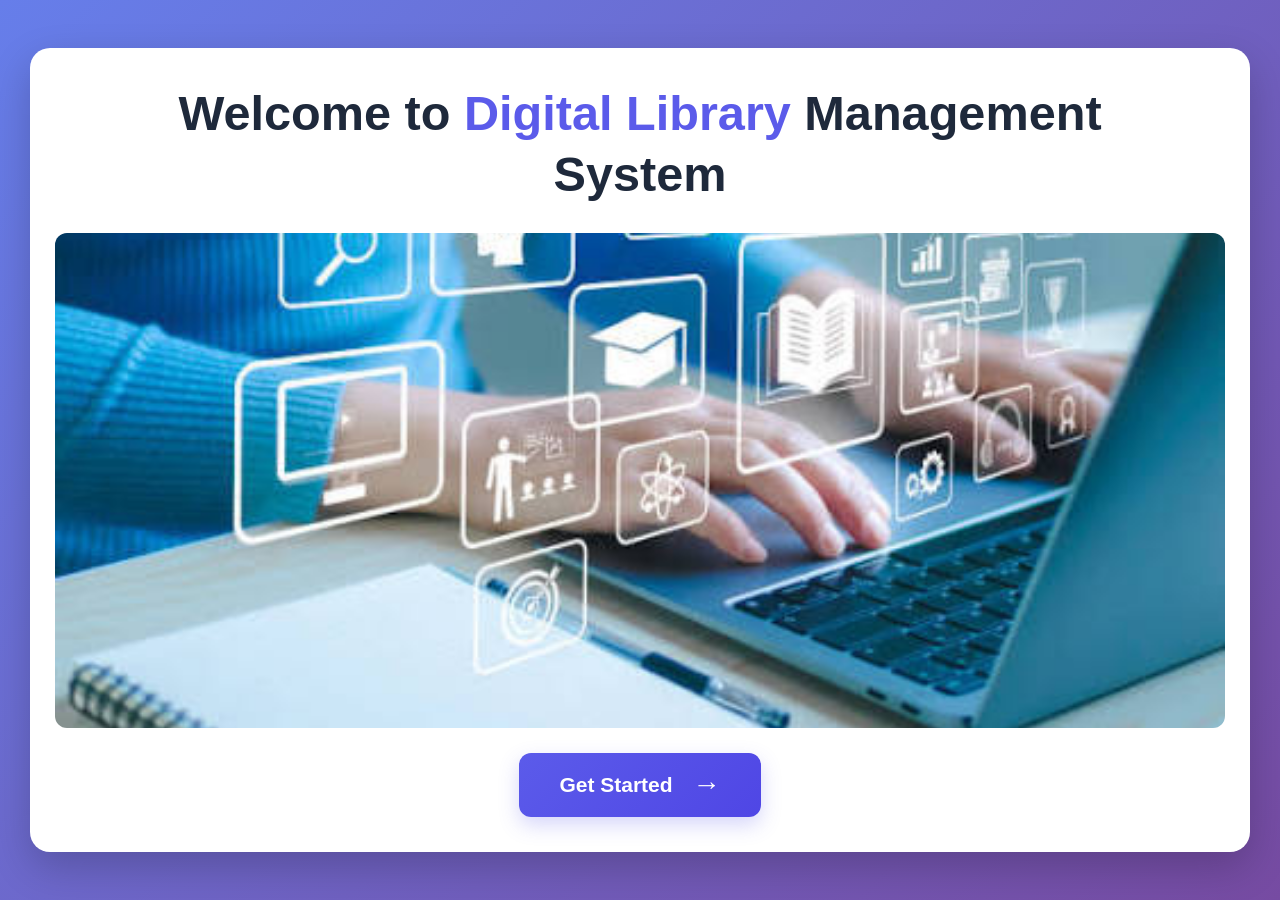
<file: index.html>
<!DOCTYPE html>
<html lang="en">

<head>
    <meta charset="UTF-8">
    <meta name="viewport" content="width=device-width, initial-scale=1.0">
    <link rel="icon" type="image/jpeg" href="asset/image/icon.jpg">

    <title>Digital Library - Home</title>

    <link rel="stylesheet" href="css/home.css">
</head>

<body>

    <section class="hero">

        <div class="hero-content">

            <h1>
                Welcome to <span>Digital Library</span>
                Management System
            </h1>

            <img
                src="asset/image/library.jpg"
                alt="Digital Library"
                class="library-img"
            >

            <a href="login page/login.html" class="login">
                Get Started <span class="arrow">→</span>
            </a>

        </div>

    </section>

</body>

</html>
</file>
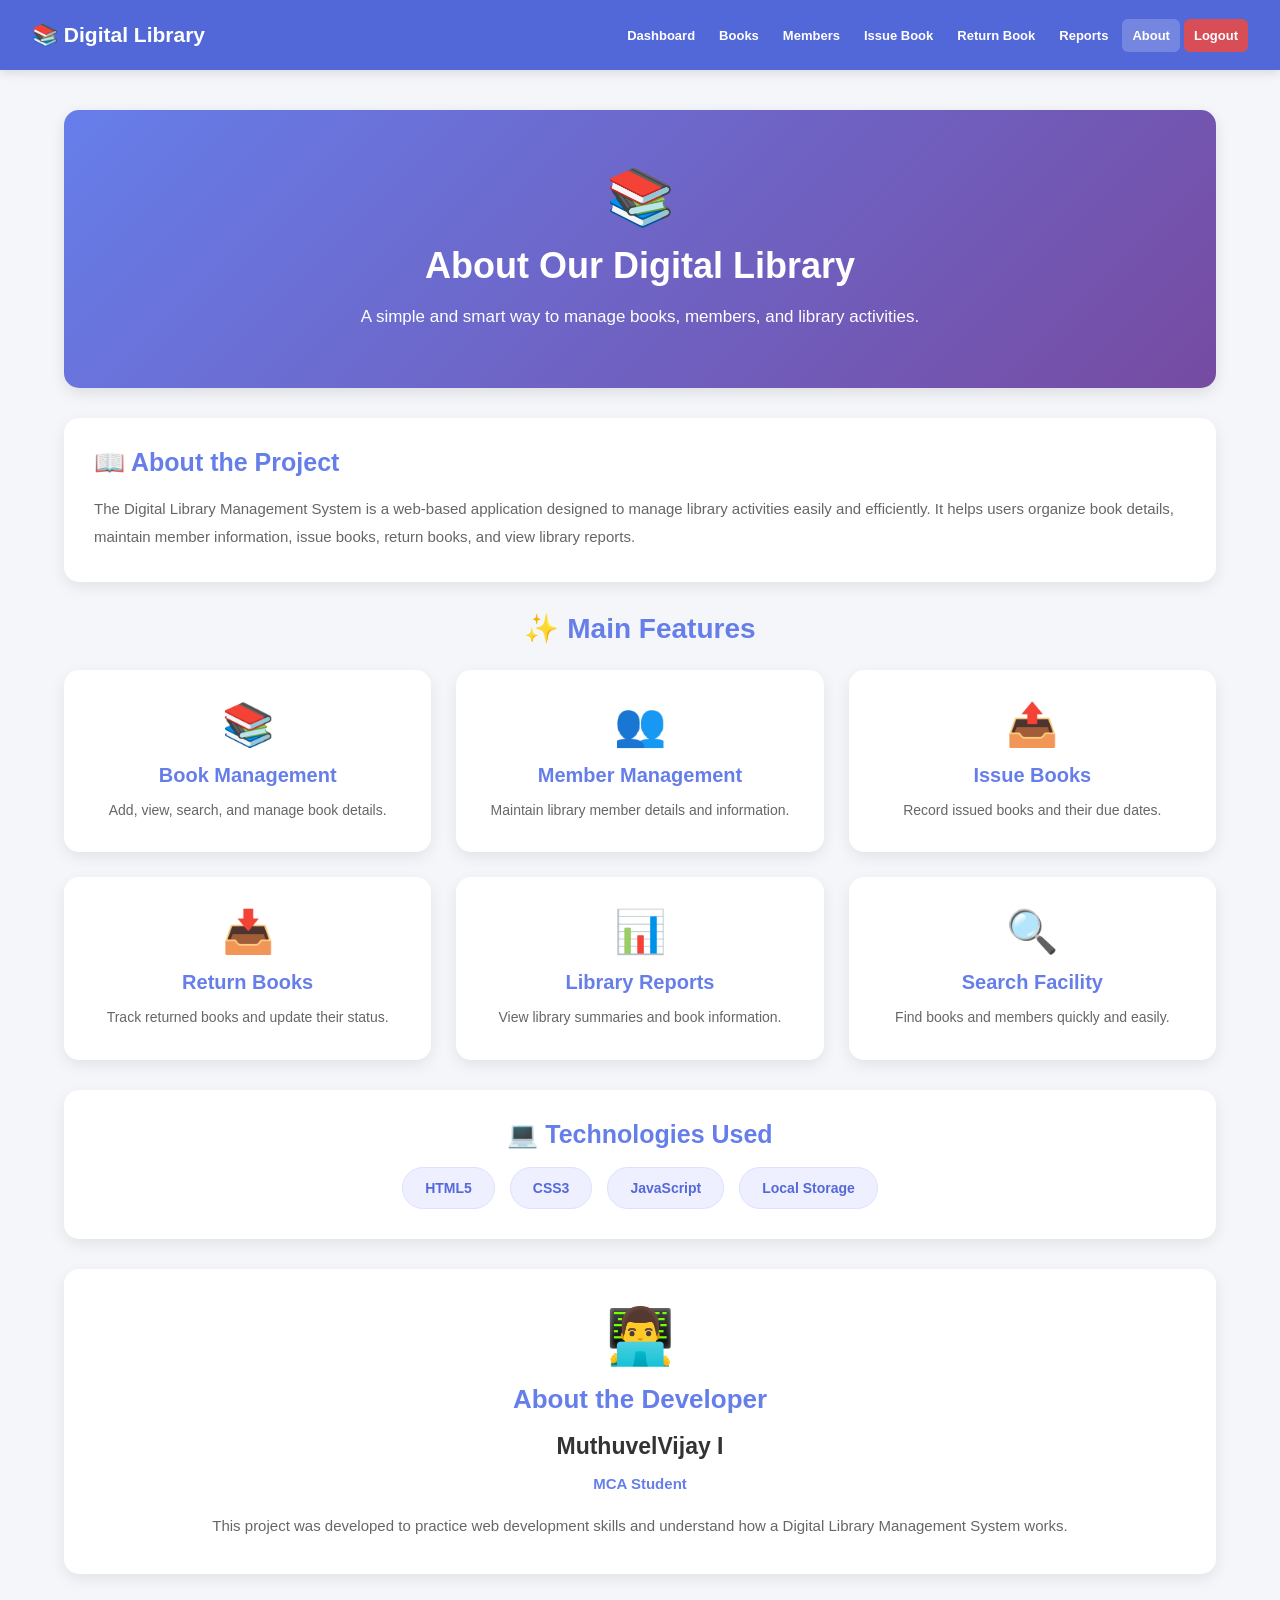
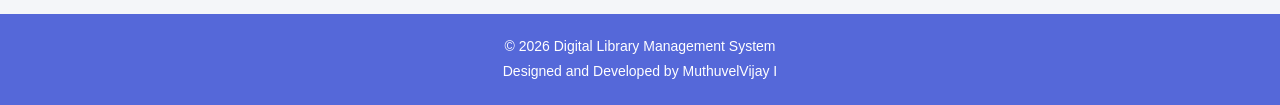
<file: about page/about.html>
<!DOCTYPE html>
<html lang="en">
<head>
    <meta charset="UTF-8">
    <meta name="viewport" content="width=device-width, initial-scale=1.0">
    <link rel="icon" type="image/jpeg" href="../asset/image/icon.jpg">
    <title>About | Digital Library</title>
    <link rel="stylesheet" href="about.css">
    <link rel="stylesheet" href="../css/navbar.css">
    <script src="../auth.js"></script>
</head>
<body>

    <nav class="navbar">
        <div class="logo">📚 Digital Library</div>

        <div class="nav-links">
            <a href="../dashboard page/dashboard.html">Dashboard</a>
            <a href="../book page/book.html">Books</a>
            <a href="../members page/members.html">Members</a>
            <a href="../issue page/issue.html">Issue Book</a>
            <a href="../return page/return.html">Return Book</a>
            <a href="../report page/report.html">Reports</a>
            <a href="../about page/about.html" class="active" aria-current="page">About</a>
            <a href="../login page/login.html" class="logout-link">Logout</a>
        </div>
    </nav>
    <!-- About Section -->
    <main class="container">

        <section class="about-hero">
            <div class="about-icon">📚</div>
            <h1>About Our Digital Library</h1>
            <p>
                A simple and smart way to manage books,
                members, and library activities.
            </p>
        </section>

        <!-- Project Description -->
        <section class="about-card">
            <h2>📖 About the Project</h2>
            <p>
                The Digital Library Management System is a
                web-based application designed to manage
                library activities easily and efficiently.
                It helps users organize book details, maintain
                member information, issue books, return books,
                and view library reports.
            </p>
        </section>

        <!-- Features -->
        <section class="features-section">
            <h2>✨ Main Features</h2>

            <div class="features-grid">

                <div class="feature-card">
                    <div class="feature-icon">📚</div>
                    <h3>Book Management</h3>
                    <p>Add, view, search, and manage book details.</p>
                </div>

                <div class="feature-card">
                    <div class="feature-icon">👥</div>
                    <h3>Member Management</h3>
                    <p>Maintain library member details and information.</p>
                </div>

                <div class="feature-card">
                    <div class="feature-icon">📤</div>
                    <h3>Issue Books</h3>
                    <p>Record issued books and their due dates.</p>
                </div>

                <div class="feature-card">
                    <div class="feature-icon">📥</div>
                    <h3>Return Books</h3>
                    <p>Track returned books and update their status.</p>
                </div>

                <div class="feature-card">
                    <div class="feature-icon">📊</div>
                    <h3>Library Reports</h3>
                    <p>View library summaries and book information.</p>
                </div>

                <div class="feature-card">
                    <div class="feature-icon">🔍</div>
                    <h3>Search Facility</h3>
                    <p>Find books and members quickly and easily.</p>
                </div>

            </div>
        </section>

        <!-- Technologies -->
        <section class="about-card technology">
            <h2>💻 Technologies Used</h2>

            <div class="tech-list">
                <span>HTML5</span>
                <span>CSS3</span>
                <span>JavaScript</span>
                <span>Local Storage</span>
            </div>
        </section>

        <!-- Developer Section -->
        <section class="developer-card">
            <div class="developer-icon">👨‍💻</div>
            <h2>About the Developer</h2>
            <h3>MuthuvelVijay I</h3>
            <p class="role">MCA Student </p>
            <p>
                This project was developed to practice web
                development skills and understand how a
                Digital Library Management System works.
            </p>
        </section>

    </main>

    <!-- Footer -->
    <footer>
        <p>© 2026 Digital Library Management System</p>
        <p>Designed and Developed by MuthuvelVijay I</p>
    </footer>

</body>
</html>
</file>
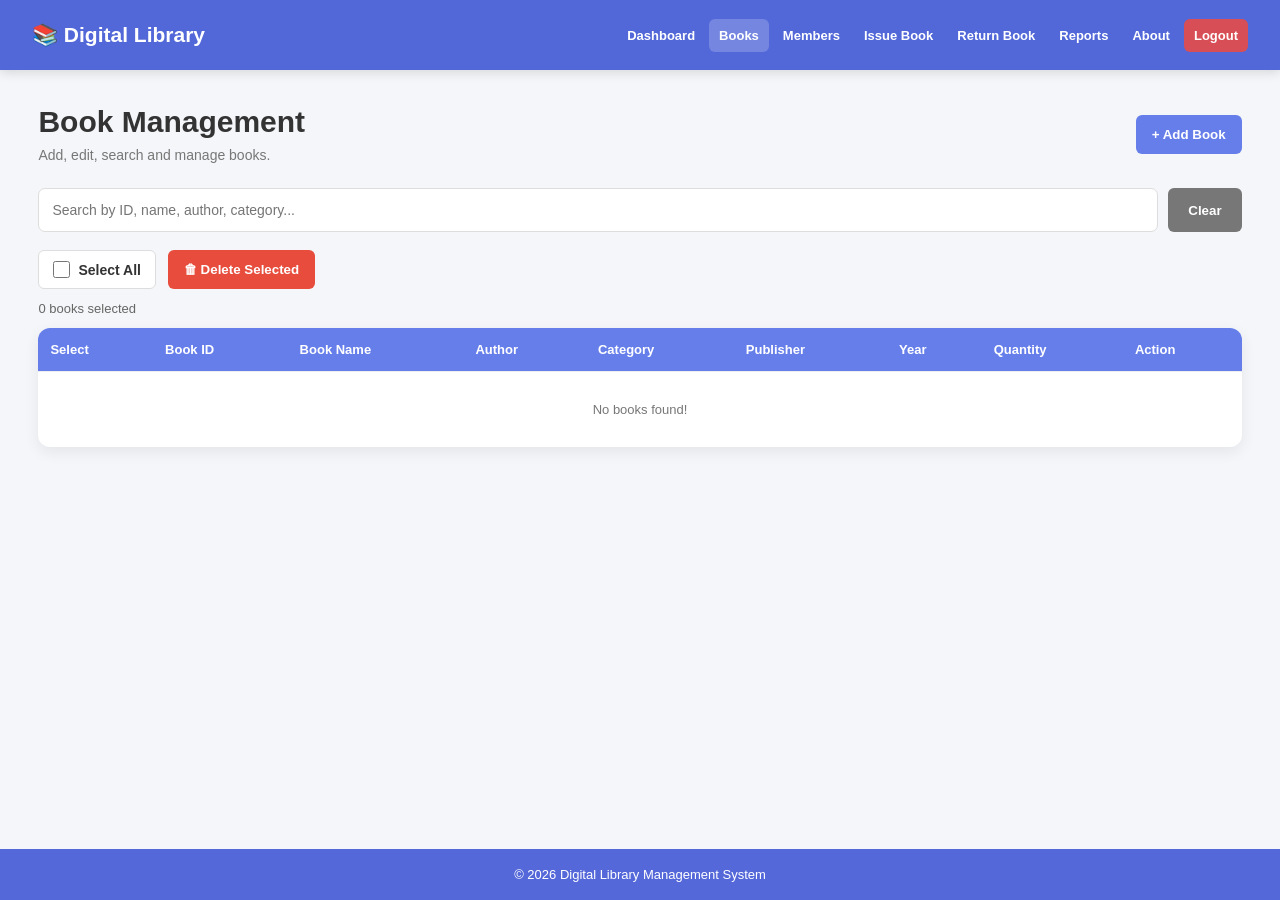
<file: book page/book.html>
<!DOCTYPE html>
<html lang="en">
<head>
    <meta charset="UTF-8">
    <meta name="viewport" content="width=device-width, initial-scale=1.0">
    <link rel="icon" type="image/jpeg" href="../asset/image/icon.jpg">
    <title>Book Management</title>
    <link rel="stylesheet" href="book.css">
    <link rel="stylesheet" href="../css/navbar.css">
    <script src="../auth.js"></script>
</head>
<body>

    <!-- Navigation Bar -->
    <nav class="navbar">
        <div class="logo">📚 Digital Library</div>

        <div class="nav-links">
            <a href="../dashboard page/dashboard.html">Dashboard</a>
            <a href="../book page/book.html" class="active" aria-current="page">Books</a>
            <a href="../members page/members.html">Members</a>
            <a href="../issue page/issue.html">Issue Book</a>
            <a href="../return page/return.html">Return Book</a>
            <a href="../report page/report.html">Reports</a>
            <a href="../about page/about.html">About</a>
            <a href="../login page/login.html" class="logout-link">Logout</a>
        </div>
    </nav>

    <!-- Main Section -->
    <main class="container">

        <div class="page-header">
            <div>
                <h1>Book Management</h1>
                <p>Add, edit, search and manage books.</p>
            </div>

            <button class="add-btn" onclick="showAddBook()">
                + Add Book
            </button>
        </div>

        <!-- Search -->
        <div class="search-box">
            <input
                type="text"
                id="searchBook"
                placeholder="Search by ID, name, author, category..."
                oninput="searchBooks()"
            >

            <button class="clear-btn" onclick="clearSearch()">
                Clear
            </button>
        </div>

        <!-- Selection Buttons -->
        <div class="select-buttons">
            <label class="select-all-label">
                <input
                    type="checkbox"
                    id="selectAll"
                    onchange="selectAllBooks(this.checked)"
                >
                Select All
            </label>

            <button class="delete-selected-btn"
                onclick="deleteSelectedBooks()">
                🗑 Delete Selected
            </button>

           
        </div>

        <p class="selected-count" id="selectedCount">
            0 books selected
        </p>

        <!-- Books Table -->
        <div class="table-container">
            <table>
                <thead>
                    <tr>
                        <th>Select</th>
                        <th>Book ID</th>
                        <th>Book Name</th>
                        <th>Author</th>
                        <th>Category</th>
                        <th>Publisher</th>
                        <th>Year</th>
                        <th>Quantity</th>
                        <th>Action</th>
                    </tr>
                </thead>

                <tbody id="bookTableBody"></tbody>
            </table>
        </div>

    </main>

    <!-- Add / Edit Popup -->
    <div class="popup" id="bookPopup">
        <div class="popup-content">

            <button type="button" class="close-btn"
                onclick="closePopup()">&times;</button>

            <h2 id="formTitle">Add New Book</h2>
            <p class="popup-description">Enter the book details.</p>

            <form id="bookForm" onsubmit="addBook(event)">

                <label for="bookId">Book ID</label>
                <input type="text" id="bookId"
                    placeholder="Example: B001" required>

                <label for="bookName">Book Name</label>
                <input type="text" id="bookName"
                    placeholder="Enter book name" required>

                <label for="author">Author</label>
                <input type="text" id="author"
                    placeholder="Enter author name" required>

                <label for="category">Category</label>
                <input type="text" id="category"
                    placeholder="Enter category" required>

                <label for="publisher">Publisher</label>
                <input type="text" id="publisher"
                    placeholder="Enter publisher" required>

                <label for="year">Year</label>
                <input type="number" id="year"
                    placeholder="Publication year" min="1" required>

                <label for="quantity">Quantity</label>
                <input type="number" id="quantity"
                    placeholder="Enter quantity" min="1" required>

                <div class="form-buttons">
                    <button type="submit" id="saveBtn" class="save-btn">
                        Save Book
                    </button>

                    <button type="button" class="cancel-btn"
                        onclick="closePopup()">
                        Cancel
                    </button>
                </div>

            </form>
        </div>
    </div>

    <!-- Footer -->
    <footer>
        <p>© 2026 Digital Library Management System</p>
    </footer>

    <script src="book.js"></script>
</body>
</html>
</file>
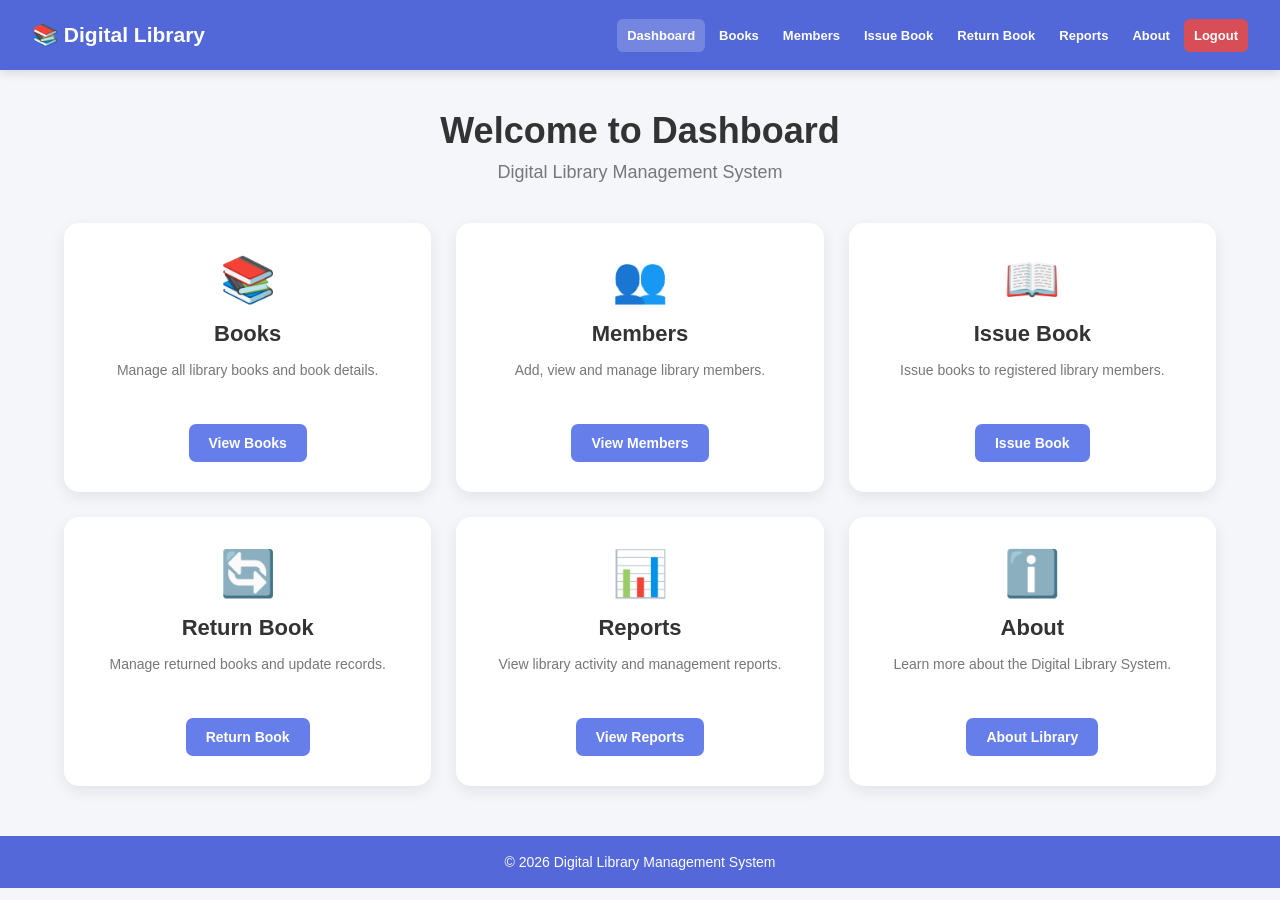
<file: dashboard page/dashboard.html>
<!DOCTYPE html>
<html lang="en">

<head>
    <meta charset="UTF-8">
    <meta name="viewport" content="width=device-width, initial-scale=1.0">
    <link rel="icon" type="image/jpeg" href="../asset/image/icon.jpg">

    <title>Digital Library - Dashboard</title>

    <link rel="stylesheet" href="dashboard.css">
    <link rel="stylesheet" href="../css/navbar.css">
    <script src="../auth.js"></script>
</head>

<body>

    <nav class="navbar">
        <div class="logo">📚 Digital Library</div>

        <div class="nav-links">
            <a href="../dashboard page/dashboard.html" class="active" aria-current="page">Dashboard</a>
            <a href="../book page/book.html">Books</a>
            <a href="../members page/members.html">Members</a>
            <a href="../issue page/issue.html">Issue Book</a>
            <a href="../return page/return.html">Return Book</a>
            <a href="../report page/report.html">Reports</a>
            <a href="../about page/about.html">About</a>
            <a href="../login page/login.html" class="logout-link">Logout</a>
        </div>
    </nav>


    <!-- Dashboard -->
    <main class="dashboard">

        <!-- Welcome Section -->
        <section class="welcome">

            <h1>Welcome to Dashboard</h1>

            <p>
                Digital Library Management System
            </p>

        </section>


        <!-- Dashboard Cards -->
        <section class="cards">

            <!-- Books -->
            <div class="card">

                <div class="icon">📚</div>

                <h2>Books</h2>

                <p>
                    Manage all library books and book details.
                </p>

                <button onclick="location.href='../book page/book.html'">
                    View Books
                </button>

            </div>


            <!-- Members -->
            <div class="card">

                <div class="icon">👥</div>

                <h2>Members</h2>

                <p>
                    Add, view and manage library members.
                </p>

                <button onclick="location.href='../members page/members.html'">
                    View Members
                </button>

            </div>


            <!-- Issue Book -->
            <div class="card">

                <div class="icon">📖</div>

                <h2>Issue Book</h2>

                <p>
                    Issue books to registered library members.
                </p>

                <button onclick="location.href='../issue page/issue.html'">
                    Issue Book
                </button>

            </div>


            <!-- Return Book -->
            <div class="card">

                <div class="icon">🔄</div>

                <h2>Return Book</h2>

                <p>
                    Manage returned books and update records.
                </p>

                <button onclick="location.href='../return page/return.html'">
                    Return Book
                </button>

            </div>


            <!-- Reports -->
            <div class="card">

                <div class="icon">📊</div>

                <h2>Reports</h2>

                <p>
                    View library activity and management reports.
                </p>

                <button onclick="location.href='../report page/report.html'">
                    View Reports
                </button>

            </div>


            <!-- About -->
            <div class="card">

                <div class="icon">ℹ️</div>

                <h2>About</h2>

                <p>
                    Learn more about the Digital Library System.
                </p>

                <button onclick="location.href='../about page/about.html'">
                    About Library
                </button>

            </div>

        </section>

    </main>


    <!-- Footer -->
    <footer>

        <p>
            © 2026 Digital Library Management System
        </p>

    </footer>


</body>

</html>
</file>
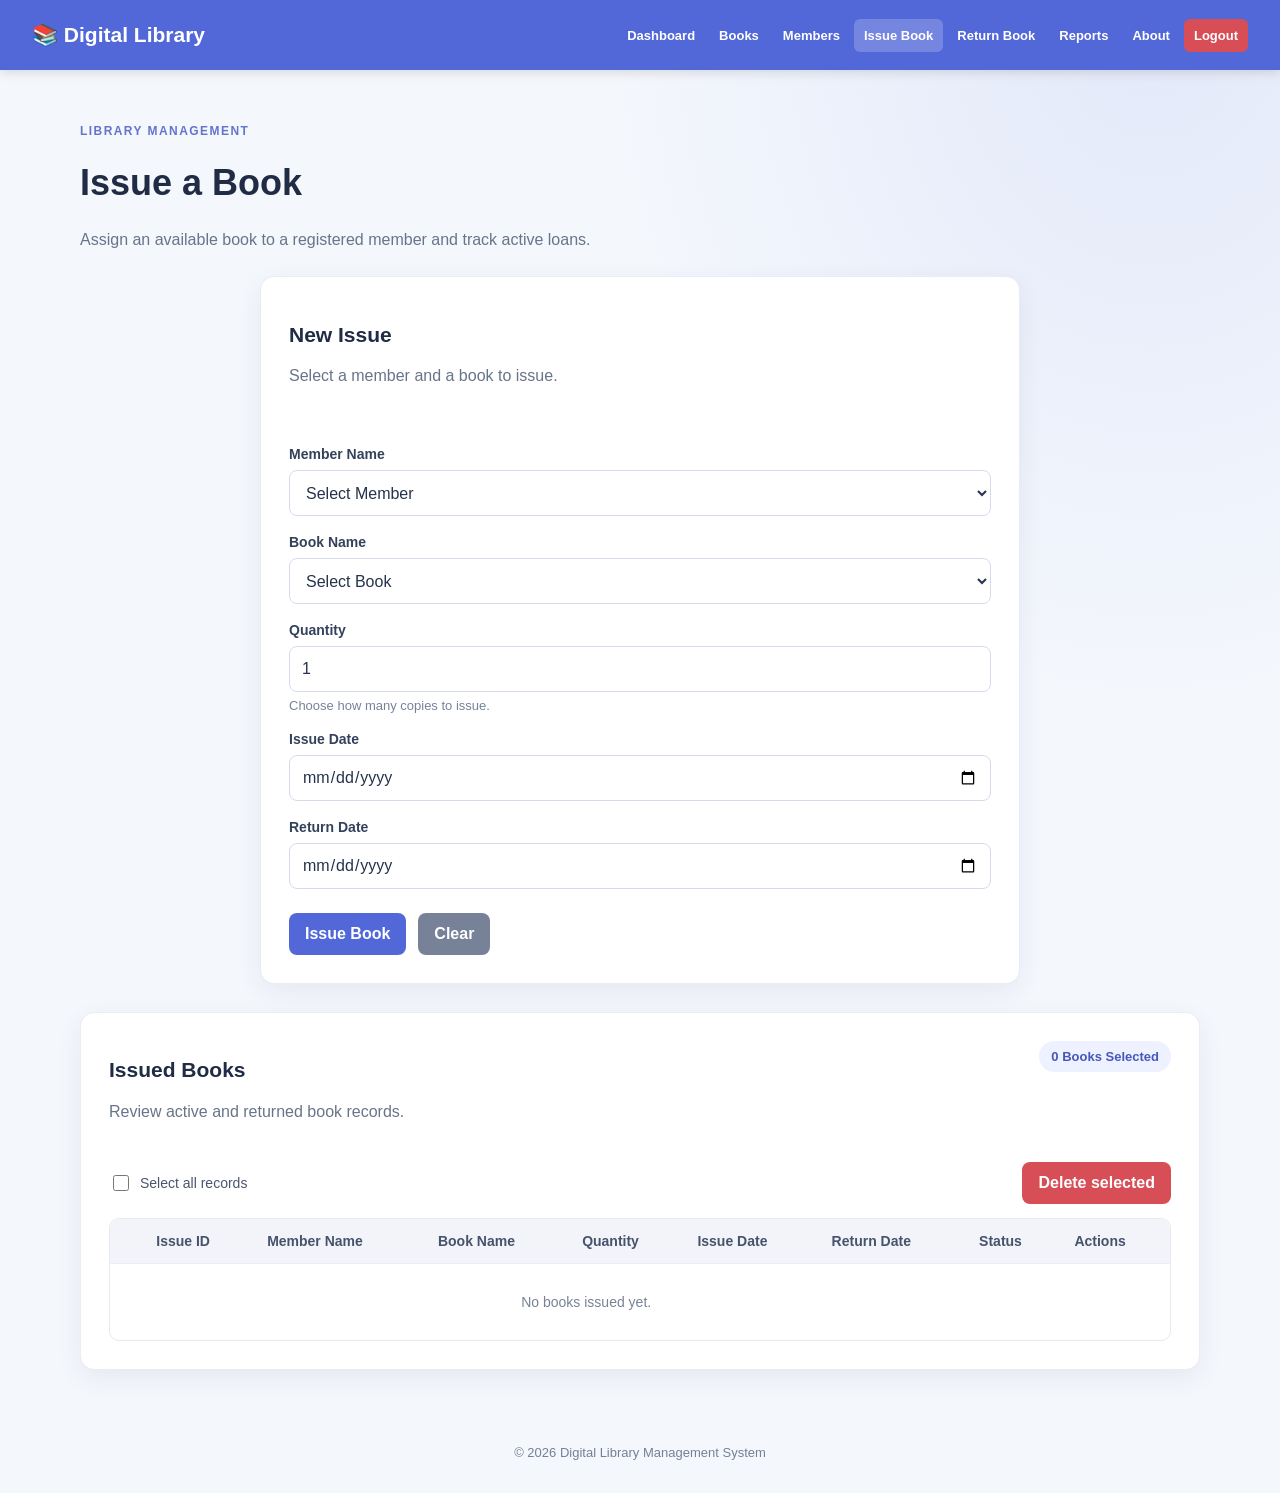
<file: issue page/issue.html>
<!DOCTYPE html>
<html lang="en">
<head>
    <meta charset="UTF-8">
    <meta name="viewport" content="width=device-width, initial-scale=1.0">
    <link rel="icon" type="image/jpeg" href="../asset/image/icon.jpg">
    <title>Issue Book | Digital Library</title>
    <link rel="stylesheet" href="issue.css">
    <link rel="stylesheet" href="../css/navbar.css">
    <script src="../auth.js"></script>
</head>
<body>

    <nav class="navbar">
        <div class="logo">📚 Digital Library</div>

        <div class="nav-links">
            <a href="../dashboard page/dashboard.html">Dashboard</a>
            <a href="../book page/book.html">Books</a>
            <a href="../members page/members.html">Members</a>
            <a href="../issue page/issue.html" class="active" aria-current="page">Issue Book</a>
            <a href="../return page/return.html">Return Book</a>
            <a href="../report page/report.html">Reports</a>
            <a href="../about page/about.html">About</a>
            <a href="../login page/login.html" class="logout-link">Logout</a>
        </div>
    </nav>
 

    <main class="container">

        <header class="page-header">
            <div>
                <p class="eyebrow">LIBRARY MANAGEMENT</p>
                <h1>Issue a Book</h1>
                <p class="page-description">Assign an available book to a registered member and track active loans.</p>
            </div>
        </header>

        <section class="form-card">
            <h2>New Issue</h2>
            <p class="subtitle">
                Select a member and a book to issue.
            </p>

            <div id="message" role="status" aria-live="polite"></div>

            <form id="issueForm">

                <div class="form-group">
                    <label for="memberName">Member Name</label>
                    <select id="memberName" required>
                        <option value="">Select Member</option>
                    </select>
                    <small id="memberError" class="error"></small>
                </div>

                <div class="form-group">
                    <label for="bookName">Book Name</label>
                    <select id="bookName" required>
                        <option value="">Select Book</option>
                    </select>
                    <small id="bookError" class="error"></small>
                </div>

                <div class="form-group">
                    <label for="bookQuantity">Quantity</label>
                    <input type="number" id="bookQuantity" min="1" step="1" value="1" required>
                    <small class="field-hint">Choose how many copies to issue.</small>
                </div>

                <div class="form-group">
                    <label for="issueDate">Issue Date</label>
                    <input type="date" id="issueDate" required>
                    <small id="issueDateError" class="error"></small>
                </div>

                <div class="form-group">
                    <label for="returnDate">Return Date</label>
                    <input type="date" id="returnDate" required>
                    <small id="returnDateError" class="error"></small>
                </div>

                <div class="button-group">
                    <button type="submit" class="issue-btn">
                        Issue Book
                    </button>

                    <button type="reset" class="reset-btn">
                        Clear
                    </button>
                </div>

            </form>
        </section>

        <section class="table-card">
            <div class="table-heading">
                <div>
                    <h2>Issued Books</h2>
                    <p class="subtitle">Review active and returned book records.</p>
                </div>
                <span id="selectedCount" class="selected-count">0 Books Selected</span>
            </div>

            <div class="table-actions">
                <label class="select-all">
                    <input type="checkbox" id="selectAllCheckbox" onchange="toggleSelectAll(this)">
                    Select all records
                </label>
                <button type="button" class="delete-all-btn" onclick="deleteSelectedBooks()">Delete selected</button>
            </div>

            <div class="table-wrapper">
                <table>
                    <thead>
                        <tr>
                            <th scope="col" aria-label="Select record"></th>
                            <th>Issue ID</th>
                            <th>Member Name</th>
                            <th>Book Name</th>
                            <th>Quantity</th>
                            <th>Issue Date</th>
                            <th>Return Date</th>
                            <th>Status</th>
                            <th>Actions</th>
                        </tr>
                    </thead>

                    <tbody id="issuedBooksTable">
                        <tr>
                            <td colspan="9">No books issued yet.</td>
                        </tr>
                    </tbody>
                </table>
            </div>
        </section>

    </main>

    <footer>
        <p>© 2026 Digital Library Management System</p>
    </footer>

    <script src="issue.js"></script>
</body>
</html>
</file>
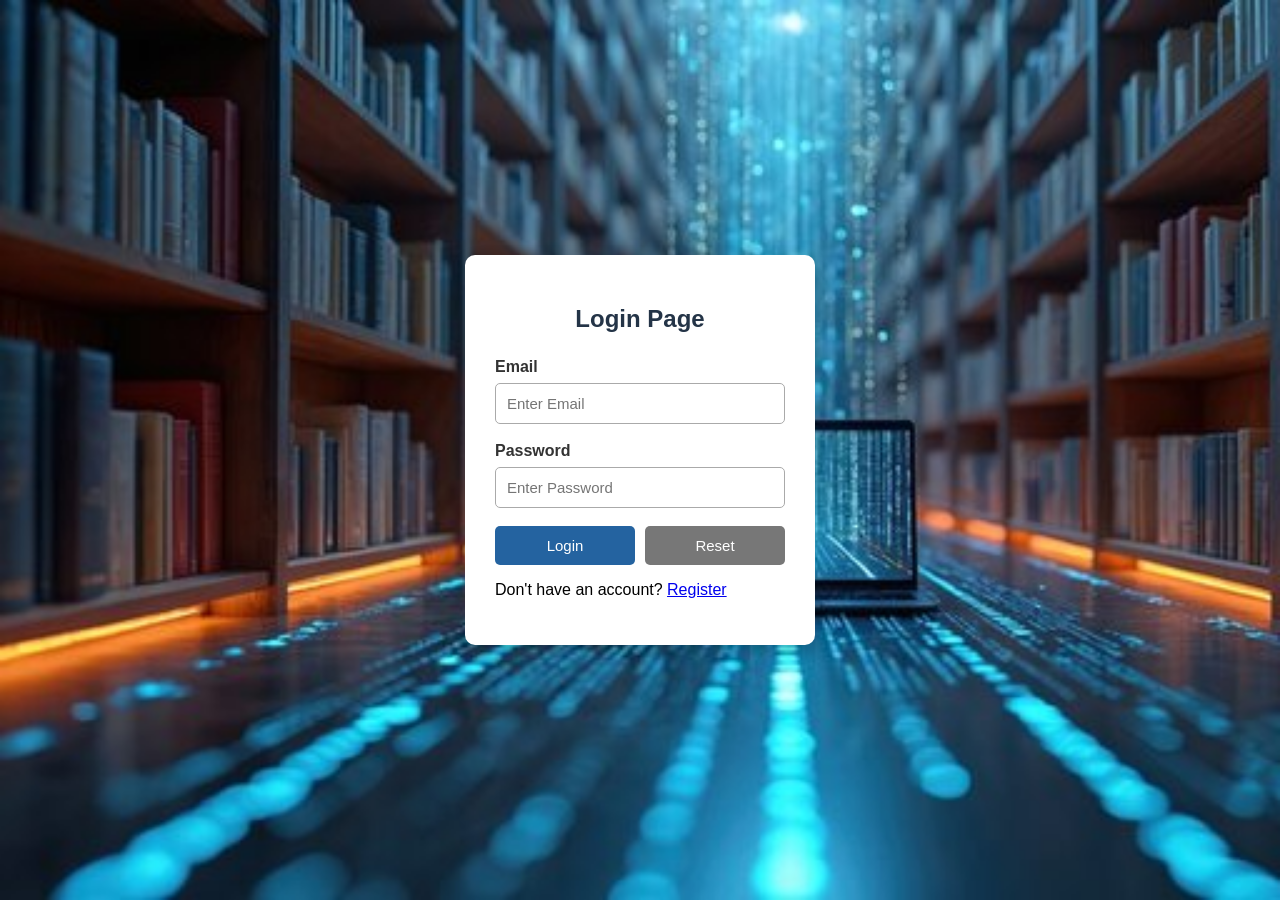
<file: login page/login.html>
<!DOCTYPE html>
<html lang="en">

<head>
    <meta charset="UTF-8">
    <meta name="viewport" content="width=device-width, initial-scale=1.0">
    <link rel="icon" type="image/jpeg" href="../asset/image/icon.jpg">

    <title>Login Page</title>

    <link rel="stylesheet" href="login.css">
</head>

<body>

    <div class="login-container">

        <h2>Login Page</h2>

        <form id="loginForm">

            <div class="input-group">

                <label for="email">Email</label>

                <input type="email" id="email"
                    placeholder="Enter Email">

            </div>

            <div class="input-group">

                <label for="password">Password</label>

                <input type="password" id="password"
                    placeholder="Enter Password">

            </div>

            <div class="buttons">

                <button type="submit">Login</button>

                <button type="reset">Reset</button>

            </div>

            <p id="errorMessage"></p>

            <p>Don't have an account?
                <a href="../register page/register.html">Register</a>
            </p>

        </form>

    </div>

    <script src="login.js"></script>

</body>
</html>
</file>
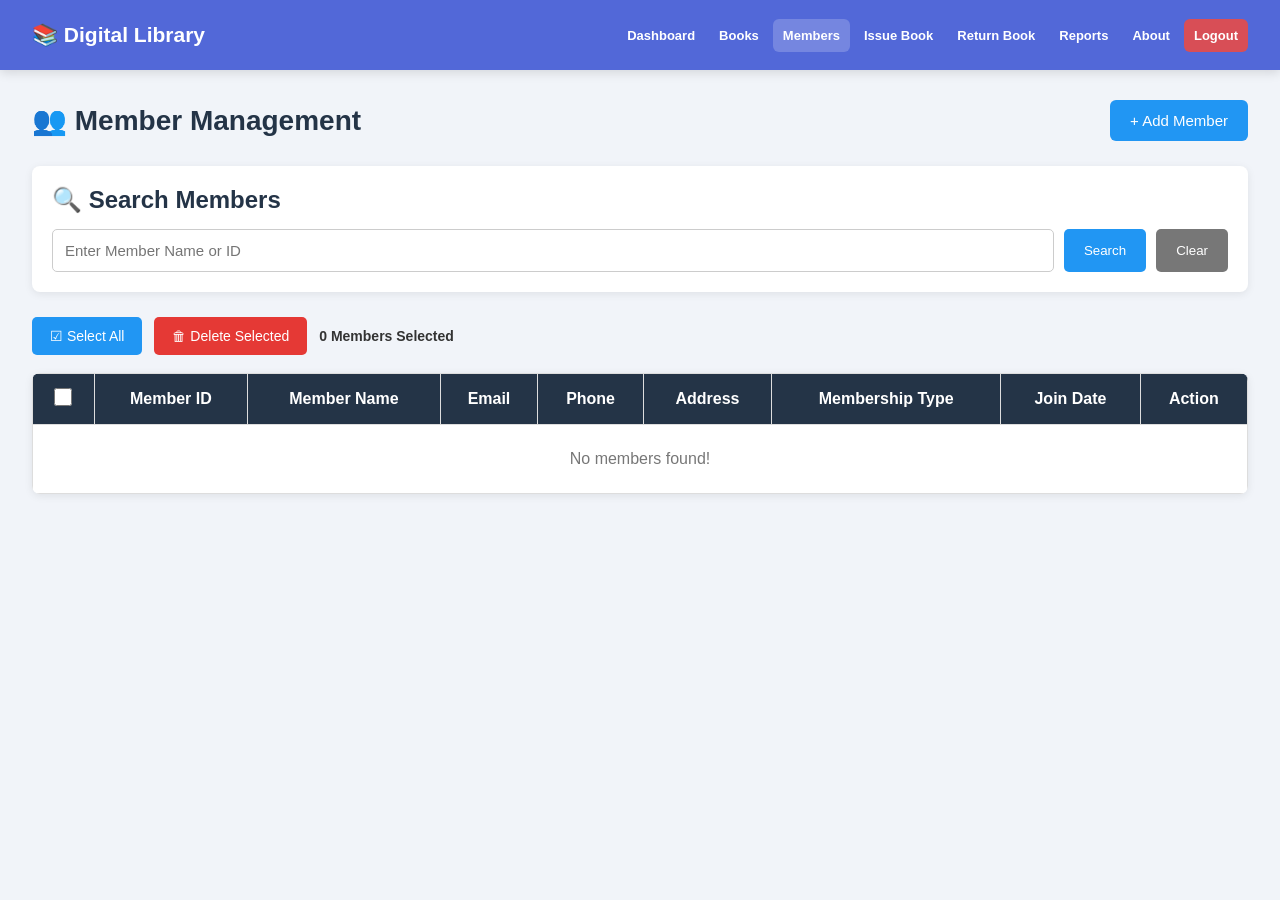
<file: members page/members.html>
<!DOCTYPE html>
<html lang="en">
<head>
    <meta charset="UTF-8">
    <meta name="viewport" content="width=device-width, initial-scale=1.0">
    <link rel="icon" type="image/jpeg" href="../asset/image/icon.jpg">

    <title>Member Management</title>

    <link rel="stylesheet" href="members.css">
    <link rel="stylesheet" href="../css/navbar.css">
    <script src="../auth.js"></script>
</head>

<body>

    <!-- Navigation Bar -->
    <nav class="navbar">
        <div class="logo">📚 Digital Library</div>

        <div class="nav-links">
            <a href="../dashboard page/dashboard.html">Dashboard</a>
            <a href="../book page/book.html">Books</a>
            <a href="../members page/members.html" class="active" aria-current="page">Members</a>
            <a href="../issue page/issue.html">Issue Book</a>
            <a href="../return page/return.html">Return Book</a>
            <a href="../report page/report.html">Reports</a>
            <a href="../about page/about.html">About</a>
            <a href="../login page/login.html" class="logout-link">Logout</a>
        </div>
    </nav>

    <div class="container">

        <!-- Page Header -->
        <div class="header">
            <h1>👥 Member Management</h1>

            <button class="add-btn" onclick="showAddMember()">
                + Add Member
            </button>
        </div>

        <!-- Search Section -->
        <section class="search-section">

            <h2>🔍 Search Members</h2>

            <div class="search-box">
                <input
                    type="text"
                    id="searchMember"
                    placeholder="Enter Member Name or ID"
                >

                <button type="button" onclick="searchMembers()">
                    Search
                </button>

                <button type="button" class="clear-btn" onclick="clearSearch()">
                    Clear
                </button>
            </div>

        </section>

        <!-- Member List -->
        <div id="memberList">

            <div class="member-actions">

                <button type="button" class="select-btn"
                    onclick="selectAllMembers()">
                    ☑ Select All
                </button>

                <button type="button" class="delete-all-btn"
                    onclick="deleteSelectedMembers()">
                    🗑 Delete Selected
                </button>

                <span id="selectedCount">0 Members Selected</span>

            </div>

            <!-- Member Table -->
            <div class="table-container">

                <table>

                    <thead>
                        <tr>
                            <th>
                                <input type="checkbox" id="selectAllCheckbox"
                                    onchange="toggleSelectAll(this)">
                            </th>
                            <th>Member ID</th>
                            <th>Member Name</th>
                            <th>Email</th>
                            <th>Phone</th>
                            <th>Address</th>
                            <th>Membership Type</th>
                            <th>Join Date</th>
                            <th>Action</th>
                        </tr>
                    </thead>

                    <tbody id="memberTableBody">
                    </tbody>

                </table>

            </div>

        </div>

        <!-- Add / Edit Member Form -->
        <div id="addMemberForm" class="form-container">

            <h2 id="formTitle">👤 Add New Member</h2>

            <form id="memberForm">

                <div class="form-group">
                    <label for="memberId">Member ID</label>
                    <input type="text" id="memberId"
                        placeholder="Enter Member ID" required>
                </div>

                <div class="form-group">
                    <label for="memberName">Member Name</label>
                    <input type="text" id="memberName"
                        placeholder="Enter Member Name" required>
                </div>

                <div class="form-group">
                    <label for="email">Email</label>
                    <input type="email" id="email"
                        placeholder="Enter Email Address" required>
                </div>

                <div class="form-group">
                    <label for="phone">Phone</label>
                    <input type="tel" id="phone"
                        placeholder="Enter Phone Number" required>
                </div>

                <div class="form-group">
                    <label for="address">Address</label>
                    <textarea id="address"
                        placeholder="Enter Address" required></textarea>
                </div>

                <div class="form-group">
                    <label for="membershipType">Membership Type</label>

                    <select id="membershipType" required>
                        <option value="">-- Select Membership Type --</option>
                        <option value="Student">Student</option>
                        <option value="Staff">Staff</option>
                        <option value="Faculty">Faculty</option>
                        <option value="General">General</option>
                    </select>
                </div>

                <div class="form-group">
                    <label for="joinDate">Join Date</label>
                    <input type="date" id="joinDate" required>
                </div>

                <button type="submit" class="save-btn">
                    💾 Save Member
                </button>

                <button type="button" class="return-btn"
                    onclick="showMemberList()">
                    ↩ Return to Member List
                </button>

                <p id="message"></p>

            </form>

        </div>

    </div>

    <script src="members.js"></script>

</body>
</html>
</file>
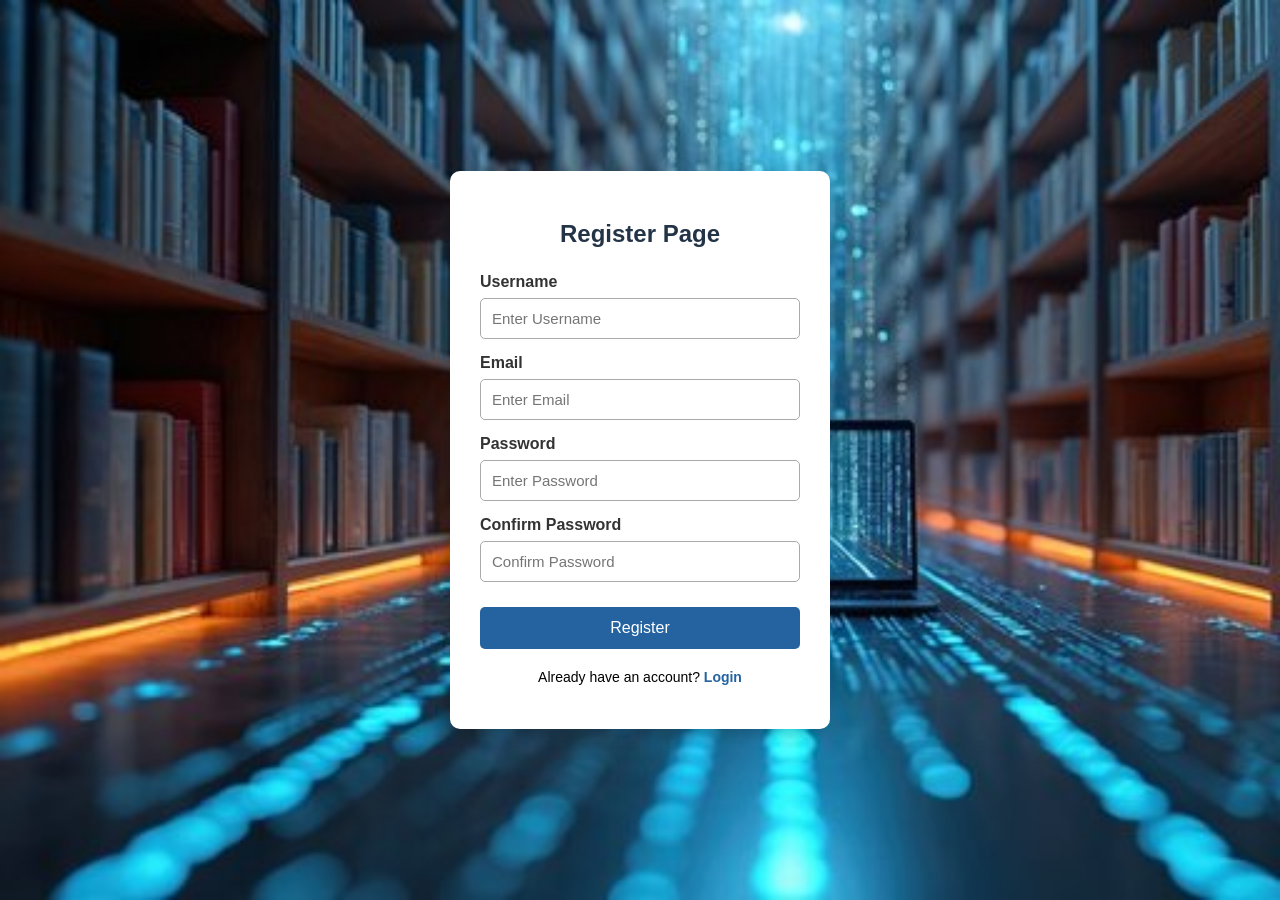
<file: register page/register.html>
<!DOCTYPE html>
<html lang="en">

<head>
    <meta charset="UTF-8">
    <meta name="viewport" content="width=device-width, initial-scale=1.0">
    <link rel="icon" type="image/jpeg" href="../asset/image/icon.jpg">

    <title>Register Page</title>

    <link rel="stylesheet" href="register.css">

</head>

<body>

    <div class="register-container">

        <h2>Register Page</h2>

        <form id="registerForm">

            <div class="input-group">
                <label for="username">Username</label>
                <input type="text" id="username" placeholder="Enter Username">
                <span id="nameError"></span>
            </div>

            <div class="input-group">
                <label for="email">Email</label>
                <input type="email" id="email" placeholder="Enter Email">
                <span id="emailError"></span>
            </div>

            <div class="input-group">
                <label for="password">Password</label>
                <input type="password" id="password" placeholder="Enter Password">
                <span id="passwordError"></span>
            </div>

            <div class="input-group">
                <label for="confirmPassword">Confirm Password</label>
                <input type="password" id="confirmPassword" placeholder="Confirm Password">
                <span id="confirmError"></span>
            </div>

            <button type="submit">Register</button>

            <p id="successMessage"></p>

            <p class="login-link">
                Already have an account?
                <a href="../login page/login.html">Login</a>
            </p>

        </form>

    </div>

    <script src="register.js"></script>

</body>
</html>
</file>
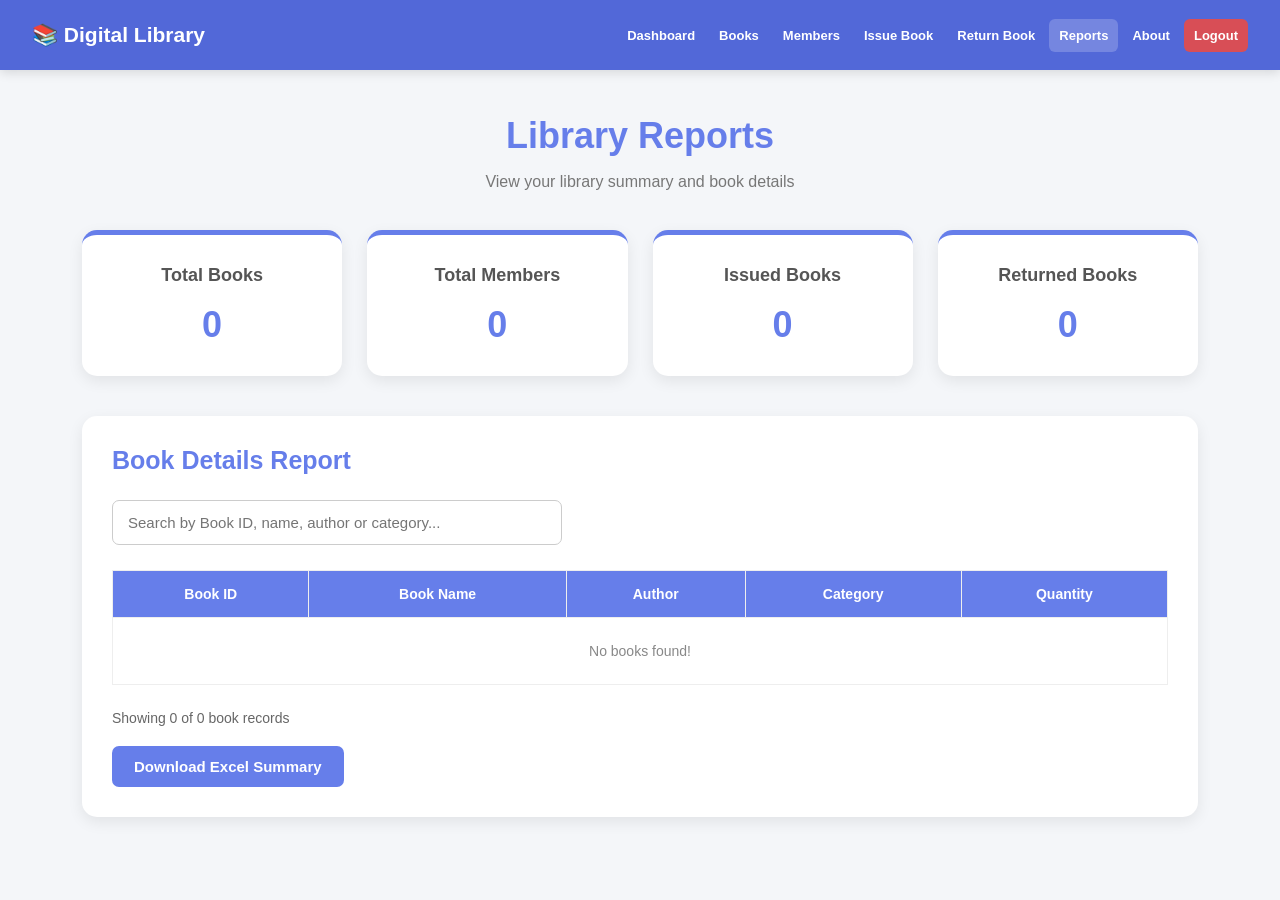
<file: report page/report.html>
<!DOCTYPE html>
<html lang="en">
<head>
    <meta charset="UTF-8">
    <meta name="viewport" content="width=device-width, initial-scale=1.0">
    <link rel="icon" type="image/jpeg" href="../asset/image/icon.jpg">

    <title>Library Reports</title>

    <link rel="stylesheet" href="report.css">
    <link rel="stylesheet" href="../css/navbar.css">

    <script src="../auth.js"></script>
</head>
<body>

    <!-- Navigation Bar -->
    <nav class="navbar">
        <div class="logo">📚 Digital Library</div>

        <div class="nav-links">
            <a href="../dashboard page/dashboard.html">Dashboard</a>
            <a href="../book page/book.html">Books</a>
            <a href="../members page/members.html">Members</a>
            <a href="../issue page/issue.html">Issue Book</a>
            <a href="../return page/return.html">Return Book</a>
            <a href="../report page/report.html" class="active" aria-current="page">Reports</a>
            <a href="../about page/about.html">About</a>
            <a href="../login page/login.html" class="logout-link">Logout</a>
        </div>
    </nav>

    <!-- Page Heading -->
    <main class="container">

        <h1>Library Reports</h1>
        <p class="subtitle">
            View your library summary and book details
        </p>

        <!-- Summary Cards -->
        <section class="cards">

            <div class="card">
                <h3>Total Books</h3>
                <p id="totalBooks">0</p>
            </div>

            <div class="card">
                <h3>Total Members</h3>
                <p id="totalMembers">0</p>
            </div>

            <div class="card">
                <h3>Issued Books</h3>
                <p id="issuedBooks">0</p>
            </div>

            <div class="card">
                <h3>Returned Books</h3>
                <p id="returnedBooks">0</p>
            </div>

        </section>

        <!-- Book Report -->
        <section class="report-box">

            <h2>Book Details Report</h2>

            <input
                type="text"
                id="searchInput"
                placeholder="Search by Book ID, name, author or category..."
                oninput="searchBooks()"
            >

            <div class="table-container">
                <table id="bookTable">

                    <thead>
                        <tr>
                            <th>Book ID</th>
                            <th>Book Name</th>
                            <th>Author</th>
                            <th>Category</th>
                            <th>Quantity</th>
                        </tr>
                    </thead>

                    <tbody id="bookTableBody">
                    </tbody>

                </table>
            </div>

            <p id="bookCount" class="book-count">
                Total book records: 0
            </p>

            <button type="button" onclick="downloadSummaryReport()">
                Download Excel Summary
            </button>

        </section>

    </main>

    <script>
        // Get data from Local Storage safely
        function getData(key) {
            try {
                const data = JSON.parse(localStorage.getItem(key));
                return Array.isArray(data) ? data : [];
            } catch (error) {
                return [];
            }
        }

        // Get the project's saved data
        let books = getData("books");
        let members = getData("members");
        let issuedList = getData("issuedBooks");

        // Update all summary counts
        function updateCounts() {
            const returnedCount = issuedList.filter(function(issue) {
                return issue.status === "Returned";
            }).length;
            const issuedCount = issuedList.length - returnedCount;

            document.getElementById("totalBooks").textContent =
                books.length;

            document.getElementById("totalMembers").textContent =
                members.length;

            document.getElementById("issuedBooks").textContent =
                issuedCount;

            document.getElementById("returnedBooks").textContent =
                returnedCount;
        }

        // Safely display text inside table cells
        function createCell(value) {
            const td = document.createElement("td");
            td.textContent = value ?? "";
            return td;
        }

        // Display books from Local Storage
        function displayBooks(list = books) {
            const tbody = document.getElementById("bookTableBody");

            tbody.replaceChildren();

            if (list.length === 0) {
                const row = document.createElement("tr");
                const cell = document.createElement("td");

                cell.colSpan = 5;
                cell.textContent = "No books found!";

                row.appendChild(cell);
                tbody.appendChild(row);
            } else {
                list.forEach(function(book) {
                    const row = document.createElement("tr");

                    row.appendChild(
                        createCell(book.bookId ?? book.id ?? book.bookID)
                    );

                    row.appendChild(
                        createCell(book.bookName ?? book.name ?? book.title)
                    );

                    row.appendChild(
                        createCell(book.author)
                    );

                    row.appendChild(
                        createCell(book.category)
                    );

                    row.appendChild(
                        createCell(book.quantity ?? book.qty ?? 0)
                    );

                    tbody.appendChild(row);
                });
            }

            document.getElementById("bookCount").textContent =
                "Showing " + list.length + " of " + books.length +
                " book records";
        }

        // Search books
        function searchBooks() {
            const input = document
                .getElementById("searchInput")
                .value.toLowerCase()
                .trim();

            const filteredBooks = books.filter(function(book) {
                const details = [
                    book.bookId,
                    book.id,
                    book.bookID,
                    book.bookName,
                    book.name,
                    book.title,
                    book.author,
                    book.category,
                    book.publisher
                ];

                return details.some(function(value) {
                    return String(value ?? "")
                        .toLowerCase()
                        .includes(input);
                });
            });

            displayBooks(filteredBooks);
        }

        function downloadSummaryReport() {
            const currentBooks = getData("books");
            const currentMembers = getData("members");
            const spreadsheet =
                '<?xml version="1.0"?>' +
                '<?mso-application progid="Excel.Sheet"?>' +
                '<Workbook xmlns="urn:schemas-microsoft-com:office:spreadsheet" ' +
                'xmlns:ss="urn:schemas-microsoft-com:office:spreadsheet">' +
                '<Worksheet ss:Name="Library Summary"><Table>' +
                '<Row><Cell><Data ss:Type="String">Report</Data></Cell><Cell><Data ss:Type="String">Count</Data></Cell></Row>' +
                '<Row><Cell><Data ss:Type="String">Total Books</Data></Cell><Cell><Data ss:Type="Number">' + currentBooks.length + '</Data></Cell></Row>' +
                '<Row><Cell><Data ss:Type="String">Total Members</Data></Cell><Cell><Data ss:Type="Number">' + currentMembers.length + '</Data></Cell></Row>' +
                '</Table></Worksheet></Workbook>';
            const file = new Blob([spreadsheet], {
                type: "application/vnd.ms-excel;charset=utf-8"
            });
            const downloadUrl = URL.createObjectURL(file);
            const downloadLink = document.createElement("a");

            downloadLink.href = downloadUrl;
            downloadLink.download = "library-summary.xls";
            document.body.appendChild(downloadLink);
            downloadLink.click();
            downloadLink.remove();
            URL.revokeObjectURL(downloadUrl);
        }

        // Refresh data whenever the report page opens
        function loadReport() {
            books = getData("books");
            members = getData("members");
            issuedList = getData("issuedBooks");

            updateCounts();
            searchBooks();
        }

        loadReport();

        // Refresh when returning to this browser tab
        window.addEventListener("focus", loadReport);

        // Refresh when Local Storage changes in another tab
        window.addEventListener("storage", loadReport);
    </script>

</body>
</html>
</file>
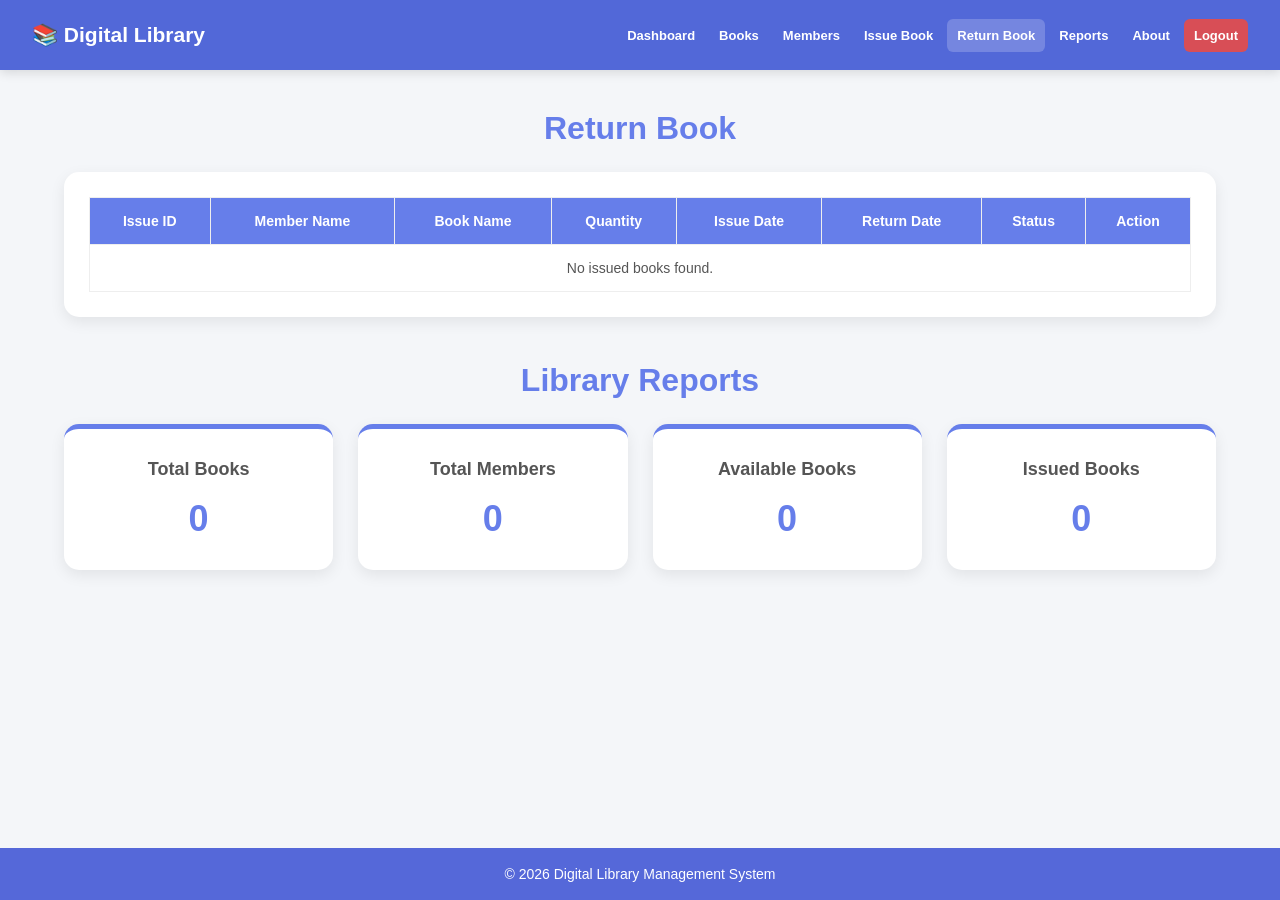
<file: return page/return.html>
<!DOCTYPE html>
<html lang="en">
<head>
    <meta charset="UTF-8">
    <meta name="viewport" content="width=device-width, initial-scale=1.0">
    <link rel="icon" type="image/jpeg" href="../asset/image/icon.jpg">
    <title>Return Book & Reports</title>
    <link rel="stylesheet" href="return.css">
    <link rel="stylesheet" href="../css/navbar.css">
    <script src="../auth.js"></script>
</head>
<body>

    <!-- Navigation Bar -->
    <nav class="navbar">
        <div class="logo">📚 Digital Library</div>

        <div class="nav-links">
            <a href="../dashboard page/dashboard.html">Dashboard</a>
            <a href="../book page/book.html">Books</a>
            <a href="../members page/members.html">Members</a>
            <a href="../issue page/issue.html">Issue Book</a>
            <a href="../return page/return.html" class="active" aria-current="page">Return Book</a>
            <a href="../report page/report.html">Reports</a>
            <a href="../about page/about.html">About</a>
            <a href="../login page/login.html" class="logout-link">Logout</a>
        </div>
    </nav>
    <main class="container">

        <h1>Return Book</h1>

        <p id="message"></p>

        <div class="table-box">
            <table>
                <thead>
                    <tr>
                        <th>Issue ID</th>
                        <th>Member Name</th>
                        <th>Book Name</th>
                        <th>Quantity</th>
                        <th>Issue Date</th>
                        <th>Return Date</th>
                        <th>Status</th>
                        <th>Action</th>
                    </tr>
                </thead>

                <tbody id="returnTable"></tbody>
            </table>
        </div>

        <h1>Library Reports</h1>

        <div class="report-container">
            <div class="report-card">
                <h3>Total Books</h3>
                <p id="totalBooks">0</p>
            </div>

            <div class="report-card">
                <h3>Total Members</h3>
                <p id="totalMembers">0</p>
            </div>

            <div class="report-card">
                <h3>Available Books</h3>
                <p id="availableBooks">0</p>
            </div>

            <div class="report-card">
                <h3>Issued Books</h3>
                <p id="issuedCount">0</p>
            </div>
        </div>

    </main>

    <footer>
        <p>© 2026 Digital Library Management System</p>
    </footer>

    <script src="return.js"></script>
</body>
</html>
</file>
<file: css/home.css>
* {
    margin: 0;
    padding: 0;
    box-sizing: border-box;
    font-family: Arial, Helvetica, sans-serif;
}

body {
    min-height: 100vh;
    background: linear-gradient(
        135deg,
        #667eea,
        #764ba2
    );
}

/* Main Section */
.hero {
    min-height: 100vh;
    width: 100%;
    display: flex;
    justify-content: center;
    align-items: center;
    padding: 30px;
}

/* White Container */
.hero-content {
    width: 100%;
    max-width: 1500px;
    min-height: 85vh;
    background: #ffffff;
    border-radius: 20px;
    padding: 35px 25px;
    display: flex;
    flex-direction: column;
    align-items: center;
    justify-content: center;
    text-align: center;
    box-shadow: 0 15px 40px rgba(0, 0, 0, 0.2);
}

/* Heading */
.hero-content h1 {
    max-width: 1000px;
    color: #1e293b;
    font-size: clamp(28px, 3.8vw, 55px);
    font-weight: 800;
    line-height: 1.25;
    margin-bottom: 28px;
}

.hero-content h1 span {
    color: #5b5bea;
}

/* Library Image - Full Width */
.library-img {
    display: block;
    width: 100%;
    height: 55vh;
    min-height: 280px;
    max-height: 550px;
    object-fit: cover;
    object-position: center;
    border-radius: 12px;
    margin-bottom: 25px;
}

/* Get Started Button */
.login {
    display: inline-flex;
    justify-content: center;
    align-items: center;
    gap: 20px;
    padding: 18px 40px;
    background: linear-gradient(135deg, #5b5bea, #4f46e5);
    color: #ffffff;
    text-decoration: none;
    font-size: 21px;
    font-weight: bold;
    border-radius: 12px;
    box-shadow: 0 8px 20px rgba(91, 91, 234, 0.25);
    transition: all 0.3s ease;
}

.login:hover {
    transform: translateY(-3px);
    background: linear-gradient(135deg, #4f46e5, #4338ca);
    box-shadow: 0 12px 25px rgba(91, 91, 234, 0.35);
}

/* Button Arrow */
.arrow {
    font-size: 28px;
    line-height: 1;
    transition: transform 0.3s ease;
}

.login:hover .arrow {
    transform: translateX(5px);
}

/* Tablet */
@media (max-width: 768px) {
    .hero {
        padding: 18px;
    }

    .hero-content {
        min-height: 85vh;
        padding: 28px 18px;
        border-radius: 16px;
    }

    .hero-content h1 {
        font-size: 32px;
        margin-bottom: 22px;
    }

    .library-img {
        height: 45vh;
        min-height: 250px;
    }

    .login {
        font-size: 18px;
        padding: 15px 30px;
    }
}

/* Mobile */
@media (max-width: 480px) {
    .hero {
        padding: 10px;
    }

    .hero-content {
        padding: 25px 14px;
        min-height: 90vh;
        border-radius: 12px;
    }

    .hero-content h1 {
        font-size: 26px;
        line-height: 1.35;
    }

    .library-img {
        height: 35vh;
        min-height: 200px;
        border-radius: 8px;
    }

    .login {
        gap: 12px;
        font-size: 16px;
        padding: 14px 25px;
    }

    .arrow {
        font-size: 23px;
    }
}
</file>
<file: about page/about.css>
/* Common Reset */
* {
    margin: 0;
    padding: 0;
    box-sizing: border-box;
}

body {
    font-family: Arial, Helvetica, sans-serif;
    background: #f4f6f9;
    color: #333;
    min-height: 100vh;
}

/* Navbar */
.navbar {
    width: 100%;
    min-height: 70px;
    background: #667eea;
    display: flex;
    align-items: center;
    justify-content: space-between;
    padding: 15px 40px;
    box-shadow: 0 3px 10px rgba(0, 0, 0, 0.15);
}

.logo {
    color: white;
    font-size: 24px;
    font-weight: bold;
}

.nav-links {
    display: flex;
    align-items: center;
    justify-content: center;
    gap: 10px;
}

.nav-links a {
    color: white;
    text-decoration: none;
    font-size: 14px;
    font-weight: bold;
    padding: 10px 12px;
    border-radius: 6px;
    transition: 0.3s;
}

.nav-links a:hover {
    background: rgba(255, 255, 255, 0.2);
}

.nav-links button {
    background: #e74c3c;
    color: white;
    border: none;
    border-radius: 6px;
    padding: 10px 16px;
    font-size: 14px;
    font-weight: bold;
    cursor: pointer;
    transition: 0.3s;
}

.nav-links button:hover {
    background: #c0392b;
}

/* Main Container */
.container {
    width: 90%;
    max-width: 1200px;
    margin: 40px auto;
}

/* Hero Section */
.about-hero {
    background: linear-gradient(135deg, #667eea, #764ba2);
    color: white;
    text-align: center;
    padding: 55px 25px;
    border-radius: 15px;
    margin-bottom: 30px;
    box-shadow: 0 5px 15px rgba(0, 0, 0, 0.1);
}

.about-icon {
    font-size: 55px;
    margin-bottom: 15px;
}

.about-hero h1 {
    font-size: 36px;
    margin-bottom: 15px;
}

.about-hero p {
    font-size: 17px;
    line-height: 1.8;
}

/* About Card */
.about-card {
    background: white;
    padding: 30px;
    border-radius: 15px;
    margin-bottom: 30px;
    box-shadow: 0 5px 15px rgba(0, 0, 0, 0.08);
}

.about-card h2 {
    color: #667eea;
    font-size: 25px;
    margin-bottom: 18px;
}

.about-card p {
    color: #666;
    font-size: 15px;
    line-height: 1.9;
}

/* Features Section */
.features-section {
    margin-bottom: 30px;
}

.features-section > h2 {
    color: #667eea;
    font-size: 28px;
    text-align: center;
    margin-bottom: 25px;
}

.features-grid {
    display: grid;
    grid-template-columns: repeat(3, 1fr);
    gap: 25px;
}

.feature-card {
    background: white;
    padding: 30px 25px;
    text-align: center;
    border-radius: 15px;
    box-shadow: 0 5px 15px rgba(0, 0, 0, 0.08);
    transition: 0.3s;
}

.feature-card:hover {
    transform: translateY(-7px);
    box-shadow: 0 10px 25px rgba(0, 0, 0, 0.12);
}

.feature-icon {
    font-size: 42px;
    margin-bottom: 15px;
}

.feature-card h3 {
    color: #667eea;
    font-size: 20px;
    margin-bottom: 12px;
}

.feature-card p {
    color: #666;
    font-size: 14px;
    line-height: 1.7;
}

/* Technologies */
.technology {
    text-align: center;
}

.tech-list {
    display: flex;
    justify-content: center;
    flex-wrap: wrap;
    gap: 15px;
}

.tech-list span {
    background: #eef0ff;
    color: #5568d9;
    padding: 12px 22px;
    border-radius: 25px;
    font-size: 14px;
    font-weight: bold;
    border: 1px solid #dce1ff;
}

/* Developer Section */
.developer-card {
    background: white;
    padding: 35px;
    text-align: center;
    border-radius: 15px;
    margin-bottom: 30px;
    box-shadow: 0 5px 15px rgba(0, 0, 0, 0.08);
}

.developer-icon {
    font-size: 55px;
    margin-bottom: 15px;
}

.developer-card h2 {
    color: #667eea;
    font-size: 26px;
    margin-bottom: 18px;
}

.developer-card h3 {
    font-size: 23px;
    margin-bottom: 10px;
}

.developer-card .role {
    color: #667eea;
    font-weight: bold;
    margin-bottom: 15px;
}

.developer-card p {
    color: #666;
    font-size: 15px;
    line-height: 1.8;
}

/* Footer */
footer {
    background: #5568d9;
    color: white;
    text-align: center;
    padding: 20px;
    margin-top: 40px;
}

footer p {
    font-size: 14px;
    line-height: 1.8;
}

/* Tablet */
@media (max-width: 1000px) {
    .navbar {
        flex-direction: column;
        gap: 15px;
        padding: 20px;
    }

    .nav-links {
        flex-wrap: wrap;
    }

    .features-grid {
        grid-template-columns: repeat(2, 1fr);
    }
}

/* Mobile */
@media (max-width: 600px) {
    .navbar {
        padding: 18px 15px;
    }

    .logo {
        font-size: 21px;
    }

    .nav-links {
        gap: 5px;
    }

    .nav-links a {
        font-size: 12px;
        padding: 8px;
    }

    .nav-links button {
        font-size: 12px;
        padding: 8px 12px;
    }

    .container {
        width: 92%;
        margin: 25px auto;
    }

    .about-hero {
        padding: 35px 20px;
    }

    .about-hero h1 {
        font-size: 28px;
    }

    .about-hero p {
        font-size: 14px;
    }

    .about-icon {
        font-size: 45px;
    }

    .about-card {
        padding: 25px 20px;
    }

    .about-card h2 {
        font-size: 22px;
    }

    .features-section > h2 {
        font-size: 25px;
    }

    .features-grid {
        grid-template-columns: 1fr;
        gap: 18px;
    }

    .feature-card {
        padding: 25px 20px;
    }

    .tech-list {
        gap: 10px;
    }

    .tech-list span {
        padding: 10px 15px;
        font-size: 13px;
    }

    .developer-card {
        padding: 25px 20px;
    }

    .developer-card h2 {
        font-size: 23px;
    }

    .developer-card h3 {
        font-size: 21px;
    }

    footer {
        padding: 16px 10px;
        margin-top: 30px;
    }

    footer p {
        font-size: 12px;
    }
}
</file>
<file: css/navbar.css>
.navbar {
    width: 100%;
    min-height: 70px;
    display: flex;
    align-items: center;
    justify-content: space-between;
    gap: 20px;
    padding: 14px 32px;
    background: #5268d8;
    box-shadow: 0 3px 10px rgba(0, 0, 0, 0.12);
}

.logo {
    color: #fff;
    font-size: 21px;
    font-weight: 700;
    white-space: nowrap;
}

.nav-links {
    display: flex;
    align-items: center;
    justify-content: flex-end;
    flex-wrap: wrap;
    gap: 4px;
}

.nav-links a {
    padding: 9px 10px;
    border-radius: 6px;
    color: #fff;
    font-size: 13px;
    font-weight: 600;
    text-decoration: none;
    transition: background-color 0.15s ease;
}

.nav-links a:hover,
.nav-links a.active {
    background: rgba(255, 255, 255, 0.2);
}

.nav-links .logout-link {
    background: #d84e56;
}

.nav-links .logout-link:hover {
    background: #c64049;
}

@media (max-width: 760px) {
    .navbar {
        align-items: flex-start;
        flex-direction: column;
        gap: 12px;
        padding: 16px 20px;
    }

    .nav-links {
        justify-content: flex-start;
    }
}
</file>
<file: book page/book.css>
/* General */
* {
    margin: 0;
    padding: 0;
    box-sizing: border-box;
}

body {
    font-family: Arial, Helvetica, sans-serif;
    background: #f4f6f9;
    color: #333;
    min-height: 100vh;
    display: flex;
    flex-direction: column;
}

/* Navigation */
.navbar {
    background: #667eea;
    min-height: 70px;
    padding: 15px 30px;
    display: flex;
    align-items: center;
    justify-content: space-between;
    gap: 15px;
    box-shadow: 0 3px 10px rgba(0, 0, 0, 0.15);
}

.logo {
    color: white;
    font-size: 23px;
    font-weight: bold;
    white-space: nowrap;
}

.nav-links {
    display: flex;
    flex-wrap: wrap;
    align-items: center;
    gap: 5px;
}

.nav-links a {
    text-decoration: none;
    color: white;
    padding: 10px;
    border-radius: 6px;
    font-size: 13px;
    font-weight: bold;
}

.nav-links a:hover,
.nav-links .active {
    background: rgba(255, 255, 255, 0.2);
}

/* Main */
.container {
    width: 94%;
    max-width: 1450px;
    margin: 35px auto;
    flex: 1;
}

.page-header {
    display: flex;
    justify-content: space-between;
    align-items: center;
    gap: 15px;
    margin-bottom: 25px;
}

.page-header h1 {
    font-size: 30px;
    margin-bottom: 8px;
}

.page-header p {
    color: #777;
    font-size: 14px;
}

/* Buttons */
button {
    border: none;
    border-radius: 6px;
    cursor: pointer;
    font-weight: bold;
    transition: 0.2s;
}

.add-btn,
.delete-all-btn,
.delete-selected-btn {
    padding: 12px 16px;
    color: white;
}

.add-btn {
    background: #667eea;
}

.add-btn:hover,
.save-btn:hover,
.edit-btn:hover {
    background: #5568d9;
}

.delete-all-btn,
.delete-selected-btn {
    background: #e74c3c;
}

.delete-all-btn:hover,
.delete-selected-btn:hover,
.delete-btn:hover {
    background: #c0392b;
}

/* Search */
.search-box {
    display: flex;
    gap: 10px;
    margin-bottom: 18px;
}

.search-box input {
    flex: 1;
    min-width: 0;
    padding: 13px;
    border: 1px solid #ddd;
    border-radius: 7px;
    font-size: 14px;
    outline: none;
}

.search-box input:focus,
.popup-content input:focus {
    border-color: #667eea;
}

.clear-btn {
    padding: 0 20px;
    color: white;
    background: #777;
}

.clear-btn:hover,
.cancel-btn:hover {
    background: #555;
}

/* Selection Buttons */
.select-buttons {
    display: flex;
    align-items: center;
    flex-wrap: wrap;
    gap: 12px;
    margin-bottom: 12px;
}

.select-all-label {
    display: flex;
    align-items: center;
    gap: 8px;
    font-size: 14px;
    font-weight: bold;
    cursor: pointer;
    padding: 10px 14px;
    background: white;
    border: 1px solid #ddd;
    border-radius: 6px;
}

.select-all-label input,
.book-checkbox {
    width: 17px;
    height: 17px;
    cursor: pointer;
    accent-color: #667eea;
}

.selected-count {
    color: #666;
    font-size: 13px;
    margin-bottom: 12px;
}

/* Table */
.table-container {
    width: 100%;
    overflow-x: auto;
    background: white;
    border-radius: 12px;
    box-shadow: 0 5px 15px rgba(0, 0, 0, 0.07);
}

table {
    width: 100%;
    min-width: 1000px;
    border-collapse: collapse;
}

thead {
    background: #667eea;
    color: white;
}

th,
td {
    text-align: left;
    padding: 14px 12px;
    border-bottom: 1px solid #eee;
    font-size: 13px;
}

th {
    white-space: nowrap;
}

tbody tr:hover {
    background: #f7f8ff;
}

tbody tr:last-child td {
    border-bottom: none;
}

.empty-message {
    text-align: center;
    padding: 30px;
    color: #777;
}

.edit-btn,
.delete-btn {
    color: white;
    padding: 8px 10px;
    margin: 2px;
    font-size: 12px;
}

.edit-btn {
    background: #667eea;
}

.delete-btn {
    background: #e74c3c;
}

/* Popup */
.popup {
    display: none;
    position: fixed;
    inset: 0;
    width: 100%;
    height: 100%;
    padding: 15px;
    background: rgba(0, 0, 0, 0.6);
    justify-content: center;
    align-items: center;
    z-index: 1000;
}

.popup-content {
    position: relative;
    background: white;
    width: 100%;
    max-width: 500px;
    max-height: 90vh;
    overflow-y: auto;
    padding: 30px;
    border-radius: 15px;
    box-shadow: 0 10px 30px rgba(0, 0, 0, 0.25);
}

.popup-content h2 {
    text-align: center;
    color: #667eea;
    margin-bottom: 8px;
}

.popup-description {
    text-align: center;
    color: #777;
    font-size: 13px;
    margin-bottom: 22px;
}

.close-btn {
    position: absolute;
    top: 10px;
    right: 15px;
    font-size: 28px;
    color: #e74c3c;
    background: transparent;
}

.popup-content label {
    display: block;
    font-size: 13px;
    font-weight: bold;
    margin-bottom: 6px;
}

.popup-content input {
    width: 100%;
    padding: 11px;
    margin-bottom: 15px;
    border: 1px solid #ccc;
    border-radius: 6px;
    outline: none;
    font-size: 14px;
}

.form-buttons {
    display: flex;
    gap: 10px;
    margin-top: 5px;
}

.save-btn,
.cancel-btn {
    flex: 1;
    padding: 12px;
    color: white;
}

.save-btn {
    background: #667eea;
}

.cancel-btn {
    background: #777;
}

/* Footer */
footer {
    margin-top: auto;
    background: #5568d9;
    color: white;
    text-align: center;
    padding: 18px;
    font-size: 13px;
}

/* Tablet */
@media (max-width: 1000px) {
    .navbar {
        flex-direction: column;
        padding: 18px;
    }

    .nav-links {
        justify-content: center;
    }

    .page-header h1 {
        font-size: 25px;
    }
}

/* Mobile */
@media (max-width: 600px) {
    .container {
        margin: 25px auto;
    }

    .page-header {
        align-items: stretch;
        flex-direction: column;
    }

    .add-btn {
        padding: 12px;
    }

    .select-buttons {
        align-items: stretch;
    }

    .select-buttons button,
    .select-all-label {
        justify-content: center;
    }

    .search-box {
        flex-direction: column;
    }

    .search-box input {
        width: 100%;
    }

    .clear-btn {
        padding: 12px;
    }

    .popup-content {
        padding: 25px 18px;
    }

    .logo {
        font-size: 21px;
    }
}
</file>
<file: dashboard page/dashboard.css>
/* =========================
   DASHBOARD CSS
   ========================= */

/* Reset */
* {
    margin: 0;
    padding: 0;
    box-sizing: border-box;
}

/* Body */
body {
    font-family: Arial, Helvetica, sans-serif;
    background: #f4f6f9;
    color: #333;
    min-height: 100vh;
}


/* =========================
   NAVBAR
   ========================= */

.navbar {
    width: 100%;
    min-height: 70px;

    background: #667eea;

    display: flex;
    align-items: center;
    justify-content: space-between;

    padding: 15px 40px;

    box-shadow: 0 3px 10px rgba(0, 0, 0, 0.15);
}


/* Logo */
.logo {
    color: white;
    font-size: 24px;
    font-weight: bold;
}


/* Navigation Links */
.nav-links {
    display: flex;
    align-items: center;
    gap: 10px;
}


/* Navigation Anchor */
.nav-links a {
    color: white;
    text-decoration: none;

    font-size: 14px;
    font-weight: bold;

    padding: 10px 12px;

    border-radius: 6px;

    transition: 0.3s;
}


/* Navigation Hover */
.nav-links a:hover {
    background: rgba(255, 255, 255, 0.2);
}


/* Logout Button */
.nav-links button {
    background: #e74c3c;

    color: white;

    border: none;
    border-radius: 6px;

    padding: 10px 16px;

    font-size: 14px;
    font-weight: bold;

    cursor: pointer;

    transition: 0.3s;
}


/* Logout Hover */
.nav-links button:hover {
    background: #c0392b;
}


/* =========================
   DASHBOARD
   ========================= */

.dashboard {
    width: 90%;
    max-width: 1200px;

    margin: 40px auto;
}


/* Welcome Section */
.welcome {
    text-align: center;
    margin-bottom: 40px;
}


.welcome h1 {
    font-size: 36px;
    color: #333;

    margin-bottom: 10px;
}


.welcome p {
    font-size: 18px;
    color: #777;
}


/* =========================
   CARDS
   ========================= */

.cards {
    display: grid;

    grid-template-columns: repeat(3, 1fr);

    gap: 25px;
}


/* Card */
.card {
    background: white;

    padding: 30px 25px;

    border-radius: 15px;

    text-align: center;

    box-shadow: 0 5px 15px rgba(0, 0, 0, 0.08);

    transition: 0.3s;
}


/* Card Hover */
.card:hover {
    transform: translateY(-7px);

    box-shadow: 0 10px 25px rgba(0, 0, 0, 0.15);
}


/* Card Icon */
.icon {
    font-size: 45px;

    margin-bottom: 15px;
}


/* Card Heading */
.card h2 {
    color: #333;

    font-size: 22px;

    margin-bottom: 12px;
}


/* Card Paragraph */
.card p {
    color: #777;

    font-size: 14px;

    line-height: 1.6;

    min-height: 45px;

    margin-bottom: 20px;
}


/* Card Button */
.card button {
    background: #667eea;

    color: white;

    border: none;

    padding: 11px 20px;

    border-radius: 7px;

    font-size: 14px;

    font-weight: bold;

    cursor: pointer;

    transition: 0.3s;
}


/* Card Button Hover */
.card button:hover {
    background: #5568d9;

    transform: scale(1.05);
}


/* =========================
   FOOTER
   ========================= */

footer {
    width: 100%;

    background: #5568d9;

    color: white;

    text-align: center;

    padding: 18px;

    margin-top: 50px;
}


footer p {
    font-size: 14px;
}


/* =========================
   TABLET
   ========================= */

@media (max-width: 1000px) {

    .navbar {
        flex-direction: column;

        gap: 15px;

        padding: 20px;
    }

    .nav-links {
        flex-wrap: wrap;

        justify-content: center;
    }

    .cards {
        grid-template-columns: repeat(2, 1fr);
    }
}


/* =========================
   MOBILE
   ========================= */

@media (max-width: 600px) {

    .navbar {
        padding: 18px 15px;
    }

    .logo {
        font-size: 21px;
    }

    .nav-links {
        gap: 5px;
    }

    .nav-links a {
        font-size: 12px;

        padding: 8px;
    }

    .nav-links button {
        font-size: 12px;

        padding: 8px 12px;
    }

    .dashboard {
        width: 92%;

        margin: 30px auto;
    }

    .welcome h1 {
        font-size: 28px;
    }

    .welcome p {
        font-size: 15px;
    }

    .cards {
        grid-template-columns: 1fr;

        gap: 18px;
    }

    .card {
        padding: 25px 20px;
    }

    footer {
        margin-top: 30px;
    }
}
</file>
<file: issue page/issue.css>
* {
    box-sizing: border-box;
}

body {
    min-height: 100vh;
    display: flex;
    flex-direction: column;
    margin: 0;
    color: #333;
    font-family: Arial, sans-serif;
    background:
        radial-gradient(ellipse at 90% 0%, rgba(102, 126, 234, 0.12), transparent 34rem),
        #f4f7fc;
}

.container {
    width: min(1120px, calc(100% - 40px));
    margin: 42px auto;
    flex: 1;
}

.page-header {
    margin-bottom: 24px;
}

.eyebrow {
    margin-bottom: 8px;
    color: #6474ce;
    font-size: 12px;
    font-weight: 700;
    letter-spacing: 0.12em;
}

.page-header h1 {
    color: #202b45;
    font-size: clamp(28px, 4vw, 36px);
}

.page-description,
.subtitle {
    margin-top: 8px;
    color: #68748a;
    line-height: 1.5;
}

.form-card,
.table-card {
    padding: 28px;
    border: 1px solid #e8ecf4;
    border-radius: 14px;
    background: #fff;
    box-shadow: 0 8px 26px rgba(37, 52, 86, 0.07);
}

.form-card {
    max-width: 760px;
    margin: 0 auto 28px;
}

.form-card h2,
.table-card h2 {
    color: #202b45;
    font-size: 21px;
}

.form-card .subtitle {
    margin-bottom: 24px;
}

#message {
    min-height: 22px;
    margin: 0 0 12px;
    font-weight: 600;
}

.form-group {
    margin-bottom: 18px;
}

.form-group label {
    display: block;
    margin-bottom: 8px;
    color: #34415b;
    font-size: 14px;
    font-weight: 600;
}

.form-group input,
.form-group select {
    width: 100%;
    min-height: 46px;
    padding: 10px 12px;
    border: 1px solid #d5dbea;
    border-radius: 8px;
    background: #fff;
    color: #26334c;
    font: inherit;
}

.form-group input:focus,
.form-group select:focus {
    border-color: #667eea;
    outline: 3px solid rgba(102, 126, 234, 0.16);
}

.field-hint {
    display: block;
    margin-top: 6px;
    color: #788398;
    font-size: 13px;
}

.error {
    display: block;
    min-height: 0;
    color: #c0392b;
}

.button-group {
    display: flex;
    gap: 12px;
    margin-top: 24px;
}

.button-group button,
.table-actions button {
    min-height: 42px;
    padding: 10px 16px;
    border: 0;
    border-radius: 8px;
    color: #fff;
    font: inherit;
    font-weight: 600;
    cursor: pointer;
    transition: filter 0.15s ease, transform 0.15s ease;
}

.button-group button:hover,
.table-actions button:hover {
    filter: brightness(0.94);
    transform: translateY(-1px);
}

.issue-btn {
    background: #5268d8;
}

.reset-btn {
    background: #778198;
}

.table-heading {
    display: flex;
    align-items: flex-start;
    justify-content: space-between;
    gap: 16px;
}

.selected-count {
    padding: 8px 12px;
    border-radius: 999px;
    background: #eef1ff;
    color: #4658bd;
    font-size: 13px;
    font-weight: 600;
    white-space: nowrap;
}

.table-actions {
    display: flex;
    align-items: center;
    flex-wrap: wrap;
    gap: 10px;
    margin: 22px 0 14px;
}

.select-all {
    display: inline-flex;
    align-items: center;
    gap: 8px;
    margin-right: auto;
    color: #4a566d;
    font-size: 14px;
}

.select-all input,
.issue-checkbox {
    width: 16px;
    height: 16px;
    accent-color: #5268d8;
    cursor: pointer;
}

.select-btn {
    background: #5268d8;
}

.delete-all-btn,
.single-delete-btn {
    background: #d84e56;
}

.table-wrapper {
    overflow-x: auto;
    border: 1px solid #e6eaf2;
    border-radius: 10px;
}

table {
    width: 100%;
    min-width: 820px;
    border-collapse: collapse;
    text-align: left;
}

thead {
    background: #f2f4fa;
    color: #46536b;
}

th,
td {
    padding: 14px 12px;
    border-bottom: 1px solid #e9edf4;
    font-size: 14px;
}

th {
    font-weight: 700;
    white-space: nowrap;
}

tbody tr:last-child td {
    border-bottom: 0;
}

tbody tr:hover {
    background: #fafbff;
}

.empty-row {
    padding: 30px 12px;
    color: #788398;
    text-align: center;
}

.status {
    display: inline-block;
    padding: 5px 10px;
    border-radius: 999px;
    font-size: 12px;
    font-weight: 700;
}

.status.issued {
    background: #fff4dc;
    color: #9a6900;
}

.status.returned {
    background: #e4f6ed;
    color: #21744a;
}

.single-delete-btn {
    padding: 7px 10px;
    border: 0;
    border-radius: 6px;
    color: #fff;
    font: inherit;
    cursor: pointer;
}

footer {
    padding: 20px;
    color: #758097;
    font-size: 13px;
    text-align: center;
}

@media (max-width: 640px) {
    .container {
        width: min(100% - 24px, 1120px);
        margin: 26px auto;
    }

    .form-card,
    .table-card {
        padding: 20px 16px;
    }

    .table-heading {
        flex-direction: column;
    }

    .table-actions {
        align-items: stretch;
    }

    .select-all {
        width: 100%;
        margin: 0 0 4px;
    }

    .table-actions button {
        flex: 1;
    }
}
</file>
<file: login page/login.css>
* {
    box-sizing: border-box;
}

body {
    margin: 0;
    min-height: 100vh;
    display: flex;
    justify-content: center;
    align-items: center;
    font-family: Arial, sans-serif;
    /* background: linear-gradient(135deg, #243447, #527da5); */
    background-image: url(../asset/image/image1.jpg);
    background-size: cover;
}

.login-container {
    width: 350px;
    padding: 30px;
    background-color: white;
    border-radius: 10px;
    box-shadow: 0 5px 15px rgba(0, 0, 0, 0.2);
}

h2 {
    text-align: center;
    color: #243447;
    margin-bottom: 25px;
}

.input-group {
    margin-bottom: 18px;
}

label {
    display: block;
    margin-bottom: 7px;
    font-weight: bold;
    color: #333;
}

input {
    width: 100%;
    padding: 11px;
    border: 1px solid #aaa;
    border-radius: 5px;
    font-size: 15px;
    outline: none;
}

input:focus {
    border-color: #2463a0;
}

.buttons {
    display: flex;
    gap: 10px;
}

button {
    width: 50%;
    padding: 11px;
    border: none;
    border-radius: 5px;
    color: white;
    font-size: 15px;
    cursor: pointer;
}

button[type="submit"] {
    background-color: #2463a0;
}

button[type="reset"] {
    background-color: #777;
}

button:hover {
    opacity: 0.85;
}

#errorMessage {
    color: red;
    text-align: center;
    font-size: 14px;
    margin-top: 15px;
}
</file>
<file: members page/members.css>
* {
    margin: 0;
    padding: 0;
    box-sizing: border-box;
}

body {
    font-family: Arial, sans-serif;
    background: #f1f4f9;
    color: #333;
}
.navbar {
    width: 100%;
    min-height: 70px;
    background: #667eea;
    display: flex;
    align-items: center;
    justify-content: space-between;
    padding: 15px 40px;
    box-shadow: 0 3px 10px rgba(0, 0, 0, 0.15);
}

.logo {
    color: white;
    font-size: 24px;
    font-weight: bold;
}

.nav-links {
    display: flex;
    align-items: center;
    justify-content: center;
    gap: 10px;
}

.nav-links a {
    color: white;
    text-decoration: none;
    font-size: 14px;
    font-weight: bold;
    padding: 10px 12px;
    border-radius: 6px;
    transition: 0.3s;
}

.nav-links a:hover {
    background: rgba(255, 255, 255, 0.2);
}

.nav-links button {
    background: #e74c3c;
    color: white;
    border: none;
    border-radius: 6px;
    padding: 10px 16px;
    font-size: 14px;
    font-weight: bold;
    cursor: pointer;
    transition: 0.3s;
}

.nav-links button:hover {
    background: #c0392b;
}


/* Main Container */
.container {
    width: 95%;
    max-width: 1400px;
    margin: 30px auto;
}

/* Page Header */
.header {
    display: flex;
    justify-content: space-between;
    align-items: center;
    margin-bottom: 25px;
}

.header h1 {
    color: #243447;
    font-size: 28px;
}

.add-btn {
    background: #2196f3;
    color: white;
    border: none;
    padding: 12px 20px;
    border-radius: 6px;
    cursor: pointer;
    font-size: 15px;
}

.add-btn:hover {
    background: #1565c0;
}

/* Search Section */
.search-section {
    background: white;
    padding: 20px;
    border-radius: 8px;
    margin-bottom: 25px;
    box-shadow: 0 2px 8px rgba(0,0,0,0.08);
}

.search-section h2 {
    margin-bottom: 15px;
    color: #243447;
}

.search-box {
    display: flex;
    gap: 10px;
}

.search-box input {
    flex: 1;
    padding: 12px;
    border: 1px solid #ccc;
    border-radius: 5px;
    font-size: 15px;
}

.search-box button {
    padding: 12px 20px;
    border: none;
    border-radius: 5px;
    background: #2196f3;
    color: white;
    cursor: pointer;
}

.search-box .clear-btn {
    background: #777;
}

/* Select and Delete Buttons */
.member-actions {
    display: flex;
    align-items: center;
    gap: 12px;
    flex-wrap: wrap;
    margin-bottom: 18px;
}

.select-btn,
.delete-all-btn {
    padding: 11px 18px;
    border: none;
    border-radius: 5px;
    color: white;
    font-size: 14px;
    cursor: pointer;
}

.select-btn {
    background: #2196f3;
}

.select-btn:hover {
    background: #1565c0;
}

.delete-all-btn {
    background: #e53935;
}

.delete-all-btn:hover {
    background: #c62828;
}

#selectedCount {
    font-weight: bold;
    color: #333;
    font-size: 14px;
}

/* Table */
.table-container {
    width: 100%;
    overflow-x: auto;
    background: white;
    border-radius: 8px;
    box-shadow: 0 2px 8px rgba(0,0,0,0.08);
}

table {
    width: 100%;
    border-collapse: collapse;
    min-width: 1000px;
}

thead {
    background: #243447;
    color: white;
}

th, td {
    padding: 14px 12px;
    text-align: center;
    border: 1px solid #ddd;
}

tbody tr:nth-child(even) {
    background: #f5f7fa;
}

tbody tr:hover {
    background: #eaf2ff;
}

.member-checkbox,
#selectAllCheckbox {
    width: 18px;
    height: 18px;
    cursor: pointer;
}

/* Action Buttons */
.edit-btn,
.delete-btn {
    border: none;
    padding: 8px 12px;
    color: white;
    border-radius: 4px;
    cursor: pointer;
    margin: 3px;
}

.edit-btn {
    background: #2196f3;
}

.delete-btn {
    background: #e53935;
}

.edit-btn:hover {
    background: #1565c0;
}

.delete-btn:hover {
    background: #c62828;
}

/* Form Container */
.form-container {
    display: none;
    max-width: 650px;
    margin: 30px auto;
    padding: 30px;
    background: white;
    border-radius: 10px;
    box-shadow: 0 3px 12px rgba(0,0,0,0.12);
}

.form-container h2 {
    text-align: center;
    color: #243447;
    margin-bottom: 25px;
}

.form-group {
    margin-bottom: 18px;
}

.form-group label {
    display: block;
    margin-bottom: 8px;
    font-weight: bold;
}

.form-group input,
.form-group textarea,
.form-group select {
    width: 100%;
    padding: 12px;
    border: 1px solid #ccc;
    border-radius: 5px;
    font-size: 15px;
    outline: none;
}

.form-group input:focus,
.form-group textarea:focus,
.form-group select:focus {
    border-color: #2196f3;
}

.form-group textarea {
    height: 90px;
    resize: vertical;
}

/* Form Buttons */
.save-btn,
.return-btn {
    width: 100%;
    padding: 13px;
    border: none;
    border-radius: 5px;
    color: white;
    font-size: 15px;
    cursor: pointer;
    margin-top: 10px;
}

.save-btn {
    background: #28a745;
}

.save-btn:hover {
    background: #218838;
}

.return-btn {
    background: #607d8b;
}

.return-btn:hover {
    background: #455a64;
}

/* Message */
#message {
    text-align: center;
    margin-top: 15px;
    font-weight: bold;
}

/* Empty Table */
.empty-row {
    text-align: center;
    padding: 25px;
    color: #777;
}

/* Mobile Responsive */
@media (max-width: 600px) {

    .container {
        width: 94%;
    }

    .header {
        flex-direction: column;
        align-items: flex-start;
        gap: 15px;
    }

    .search-box {
        flex-direction: column;
    }

    .member-actions {
        gap: 8px;
    }

    .form-container {
        padding: 20px;
    }
}
</file>
<file: register page/register.css>
* {
    box-sizing: border-box;
}

body {
    margin: 0;
    min-height: 100vh;
    display: flex;
    justify-content: center;
    align-items: center;
    font-family: Arial, sans-serif;
    /* background: linear-gradient(135deg, #243447, #527da5); */
    background-image: url(../asset/image/image1.jpg);
    background-size: cover;
}

.register-container {
    width: 380px;
    padding: 30px;
    background-color: white;
    border-radius: 10px;
    box-shadow: 0 5px 15px rgba(0, 0, 0, 0.2);
}

h2 {
    text-align: center;
    color: #243447;
    margin-bottom: 25px;
}

.input-group {
    margin-bottom: 15px;
}

label {
    display: block;
    margin-bottom: 7px;
    font-weight: bold;
    color: #333;
}

input {
    width: 100%;
    padding: 11px;
    border: 1px solid #aaa;
    border-radius: 5px;
    font-size: 15px;
    outline: none;
}

input:focus {
    border-color: #2463a0;
}

span {
    color: red;
    font-size: 12px;
}

button {
    width: 100%;
    padding: 12px;
    margin-top: 10px;
    border: none;
    border-radius: 5px;
    background-color: #2463a0;
    color: white;
    font-size: 16px;
    cursor: pointer;
}

button:hover {
    background-color: #174b7c;
}

.login-link {
    text-align: center;
    margin-top: 20px;
    font-size: 14px;
}

a {
    color: #2463a0;
    text-decoration: none;
    font-weight: bold;
}

#successMessage {
    color: green;
    text-align: center;
}
</file>
<file: report page/report.css>
/* Common Reset */
* {
    margin: 0;
    padding: 0;
    box-sizing: border-box;
}

body {
    font-family: Arial, Helvetica, sans-serif;
    background: #f4f6f9;
    color: #333;
    min-height: 100vh;
}
.navbar {
    width: 100%;
    min-height: 70px;

    background: #667eea;

    display: flex;
    align-items: center;
    justify-content: space-between;

    padding: 15px 40px;

    box-shadow: 0 3px 10px rgba(0, 0, 0, 0.15);
}


/* Logo */
.logo {
    color: white;
    font-size: 24px;
    font-weight: bold;
}


/* Navigation Links */
.nav-links {
    display: flex;
    align-items: center;
    gap: 10px;
}


/* Navigation Anchor */
.nav-links a {
    color: white;
    text-decoration: none;

    font-size: 14px;
    font-weight: bold;

    padding: 10px 12px;

    border-radius: 6px;

    transition: 0.3s;
}


/* Navigation Hover */
.nav-links a:hover {
    background: rgba(255, 255, 255, 0.2);
}


/* Logout Button */
.nav-links button {
    background: #e74c3c;

    color: white;

    border: none;
    border-radius: 6px;

    padding: 10px 16px;

    font-size: 14px;
    font-weight: bold;

    cursor: pointer;

    transition: 0.3s;
}


/* Logout Hover */
.nav-links button:hover {
    background: #c0392b;
}


/* Main Container */
.container {
    width: 100%;
    padding: 30px 20px;
}

/* Page Heading */
.container > h1 {
    text-align: center;
    color: #667eea;
    font-size: 36px;
    margin: 15px 0 12px;
}

.subtitle {
    text-align: center;
    color: #777;
    font-size: 16px;
    margin-bottom: 35px;
    line-height: 1.6;
}

/* Summary Cards */
.cards {
    width: 90%;
    max-width: 1200px;
    margin: 0 auto 40px;
    display: grid;
    grid-template-columns: repeat(4, minmax(0, 1fr));
    gap: 25px;
}

.card {
    background: white;
    padding: 30px 20px;
    border-radius: 15px;
    text-align: center;
    box-shadow: 0 5px 15px rgba(0, 0, 0, 0.08);
    border-top: 5px solid #667eea;
    transition: 0.3s;
}

.card:hover {
    transform: translateY(-5px);
    box-shadow: 0 10px 25px rgba(0, 0, 0, 0.12);
}

.card h3 {
    color: #555;
    font-size: 18px;
    margin-bottom: 18px;
}

.card p {
    color: #667eea;
    font-size: 36px;
    font-weight: bold;
}

/* Report Box */
.report-box {
    width: 90%;
    max-width: 1200px;
    margin: 0 auto 40px;
    padding: 30px;
    background: white;
    border-radius: 15px;
    box-shadow: 0 5px 15px rgba(0, 0, 0, 0.08);
}

.report-box h2 {
    color: #667eea;
    font-size: 25px;
    margin-bottom: 25px;
}

/* Search */
#searchInput {
    width: 100%;
    max-width: 450px;
    padding: 13px 15px;
    margin-bottom: 25px;
    border: 1px solid #ccc;
    border-radius: 7px;
    font-size: 15px;
    outline: none;
}

#searchInput:focus {
    border-color: #667eea;
    box-shadow: 0 0 5px rgba(102, 126, 234, 0.3);
}

/* Responsive Table */
.table-container {
    width: 100%;
    overflow-x: auto;
}

#bookTable {
    width: 100%;
    min-width: 600px;
    border-collapse: collapse;
    background: white;
    margin-bottom: 15px;
}

#bookTable thead {
    background: #667eea;
    color: white;
}

#bookTable th,
#bookTable td {
    padding: 15px 12px;
    text-align: center;
    border: 1px solid #eee;
    font-size: 14px;
}

#bookTable th {
    font-weight: bold;
    white-space: nowrap;
}

#bookTable tbody tr:nth-child(even) {
    background: #f8f9ff;
}

#bookTable tbody tr:hover {
    background: #eef0ff;
}

#bookTable tbody td {
    color: #555;
}

#bookTable tbody td[colspan="5"] {
    padding: 25px;
    color: #888;
}

/* Book Count */
.book-count {
    color: #666;
    font-size: 14px;
    margin: 10px 0 20px;
}

/* Print Button */
.report-box > button {
    background: #667eea;
    color: white;
    border: none;
    border-radius: 7px;
    padding: 12px 22px;
    font-size: 15px;
    font-weight: bold;
    cursor: pointer;
    transition: 0.3s;
}

.report-box > button:hover {
    background: #5568d9;
    transform: scale(1.03);
}

/* Tablet */
@media (max-width: 1000px) {
    .cards {
        grid-template-columns: repeat(2, minmax(0, 1fr));
        gap: 20px;
    }

    .navbar {
        flex-wrap: wrap;
        gap: 15px;
    }

    .nav-links {
        flex-wrap: wrap;
    }
}

/* Mobile */
@media (max-width: 600px) {
    .container {
        padding: 20px 0;
    }

    .container > h1 {
        font-size: 28px;
        margin-top: 20px;
    }

    .subtitle {
        font-size: 14px;
        padding: 0 15px;
        margin-bottom: 25px;
    }

    .cards {
        width: 92%;
        grid-template-columns: 1fr;
        gap: 18px;
        margin-bottom: 30px;
    }

    .card {
        padding: 25px 20px;
    }

    .card h3 {
        font-size: 17px;
    }

    .card p {
        font-size: 32px;
    }

    .report-box {
        width: 92%;
        padding: 20px 15px;
        margin-bottom: 30px;
    }

    .report-box h2 {
        font-size: 22px;
    }

    #searchInput {
        max-width: 100%;
        font-size: 14px;
    }

    #bookTable th,
    #bookTable td {
        padding: 12px 10px;
        font-size: 13px;
    }

    .report-box > button {
        width: 100%;
        padding: 12px;
    }
}

/* Print Settings */
@media print {
    body {
        background: white;
        color: black;
    }

    .navbar,
    #searchInput,
    .report-box > button {
        display: none !important;
    }

    .container {
        padding: 0;
    }

    .container > h1 {
        margin-top: 0;
        color: black;
    }

    .subtitle {
        color: black;
    }

    .cards {
        grid-template-columns: repeat(4, 1fr);
        gap: 10px;
    }

    .card,
    .report-box {
        box-shadow: none;
        border: 1px solid #ccc;
        break-inside: avoid;
    }

    .card p,
    .report-box h2 {
        color: black;
    }

    #bookTable thead {
        background: #eee !important;
        color: black !important;
        print-color-adjust: exact;
    }
}
</file>
<file: return page/return.css>
/* Common Reset */
* {
    margin: 0;
    padding: 0;
    box-sizing: border-box;
}

body {
    font-family: Arial, Helvetica, sans-serif;
    background: #f4f6f9;
    color: #333;
    min-height: 100vh;
    display: flex;
    flex-direction: column;
}

/* Navbar */
.navbar {
    width: 100%;
    min-height: 70px;
    background: #667eea;
    display: flex;
    align-items: center;
    justify-content: space-between;
    padding: 15px 40px;
    box-shadow: 0 3px 10px rgba(0, 0, 0, 0.15);
}

.logo {
    color: white;
    font-size: 24px;
    font-weight: bold;
}

.nav-links {
    display: flex;
    align-items: center;
    justify-content: center;
    gap: 10px;
}

.nav-links a {
    color: white;
    text-decoration: none;
    font-size: 14px;
    font-weight: bold;
    padding: 10px 12px;
    border-radius: 6px;
    transition: 0.3s;
}

.nav-links a:hover {
    background: rgba(255, 255, 255, 0.2);
}

.nav-links button {
    background: #e74c3c;
    color: white;
    border: none;
    border-radius: 6px;
    padding: 10px 16px;
    font-size: 14px;
    font-weight: bold;
    cursor: pointer;
    transition: 0.3s;
}

.nav-links button:hover {
    background: #c0392b;
}

/* Main Container */
.container {
    width: 90%;
    max-width: 1200px;
    margin: 40px auto;
    flex: 1;
}

/* Page Headings */
.container h1 {
    color: #667eea;
    font-size: 32px;
    margin-bottom: 25px;
    text-align: center;
}

.container h1:not(:first-child) {
    margin-top: 45px;
}

/* Message */
#message {
    text-align: center;
    font-size: 15px;
    font-weight: bold;
    margin-bottom: 20px;
}

/* Return Book Table Box */
.table-box {
    width: 100%;
    background: white;
    padding: 25px;
    border-radius: 15px;
    box-shadow: 0 5px 15px rgba(0, 0, 0, 0.08);
    overflow-x: auto;
}

/* Table */
table {
    width: 100%;
    min-width: 750px;
    border-collapse: collapse;
    background: white;
}

thead {
    background: #667eea;
    color: white;
}

th,
td {
    padding: 15px 12px;
    text-align: center;
    border: 1px solid #eee;
    font-size: 14px;
}

th {
    font-weight: bold;
    white-space: nowrap;
}

tbody tr:nth-child(even) {
    background: #f8f9ff;
}

tbody tr:hover {
    background: #eef0ff;
}

tbody td {
    color: #555;
}

/* Action Buttons inside table */
table button {
    background: #667eea;
    color: white;
    border: none;
    padding: 9px 14px;
    border-radius: 6px;
    font-size: 13px;
    font-weight: bold;
    cursor: pointer;
    transition: 0.3s;
}

table button:hover {
    background: #5568d9;
    transform: scale(1.03);
}

/* Library Reports */
.report-container {
    display: grid;
    grid-template-columns: repeat(4, 1fr);
    gap: 25px;
    margin-top: 25px;
}

/* Report Cards */
.report-card {
    background: white;
    padding: 30px 20px;
    border-radius: 15px;
    text-align: center;
    box-shadow: 0 5px 15px rgba(0, 0, 0, 0.08);
    transition: 0.3s;
    border-top: 5px solid #667eea;
}

.report-card:hover {
    transform: translateY(-7px);
    box-shadow: 0 10px 25px rgba(0, 0, 0, 0.12);
}

.report-card h3 {
    color: #555;
    font-size: 18px;
    margin-bottom: 18px;
}

.report-card p {
    color: #667eea;
    font-size: 36px;
    font-weight: bold;
}

/* Footer */
footer {
    background: #5568d9;
    color: white;
    text-align: center;
    padding: 18px;
    margin-top: 50px;
}

footer p {
    font-size: 14px;
}

/* Tablet */
@media (max-width: 1000px) {
    .navbar {
        flex-direction: column;
        gap: 15px;
        padding: 20px;
    }

    .nav-links {
        flex-wrap: wrap;
    }

    .container {
        width: 92%;
    }

    .report-container {
        grid-template-columns: repeat(2, 1fr);
        gap: 20px;
    }
}

/* Mobile */
@media (max-width: 600px) {
    .navbar {
        padding: 18px 15px;
    }

    .logo {
        font-size: 21px;
    }

    .nav-links {
        gap: 5px;
    }

    .nav-links a {
        font-size: 12px;
        padding: 8px;
    }

    .nav-links button {
        font-size: 12px;
        padding: 8px 12px;
    }

    .container {
        width: 92%;
        margin: 30px auto;
    }

    .container h1 {
        font-size: 28px;
        margin-bottom: 20px;
    }

    .container h1:not(:first-child) {
        margin-top: 35px;
    }

    .table-box {
        padding: 15px;
    }

    th,
    td {
        padding: 12px 10px;
        font-size: 13px;
    }

    .report-container {
        grid-template-columns: 1fr;
        gap: 18px;
    }

    .report-card {
        padding: 25px 20px;
    }

    .report-card h3 {
        font-size: 17px;
    }

    .report-card p {
        font-size: 32px;
    }

    footer {
        padding: 16px 10px;
        margin-top: 30px;
    }

    footer p {
        font-size: 12px;
    }
}
</file>
